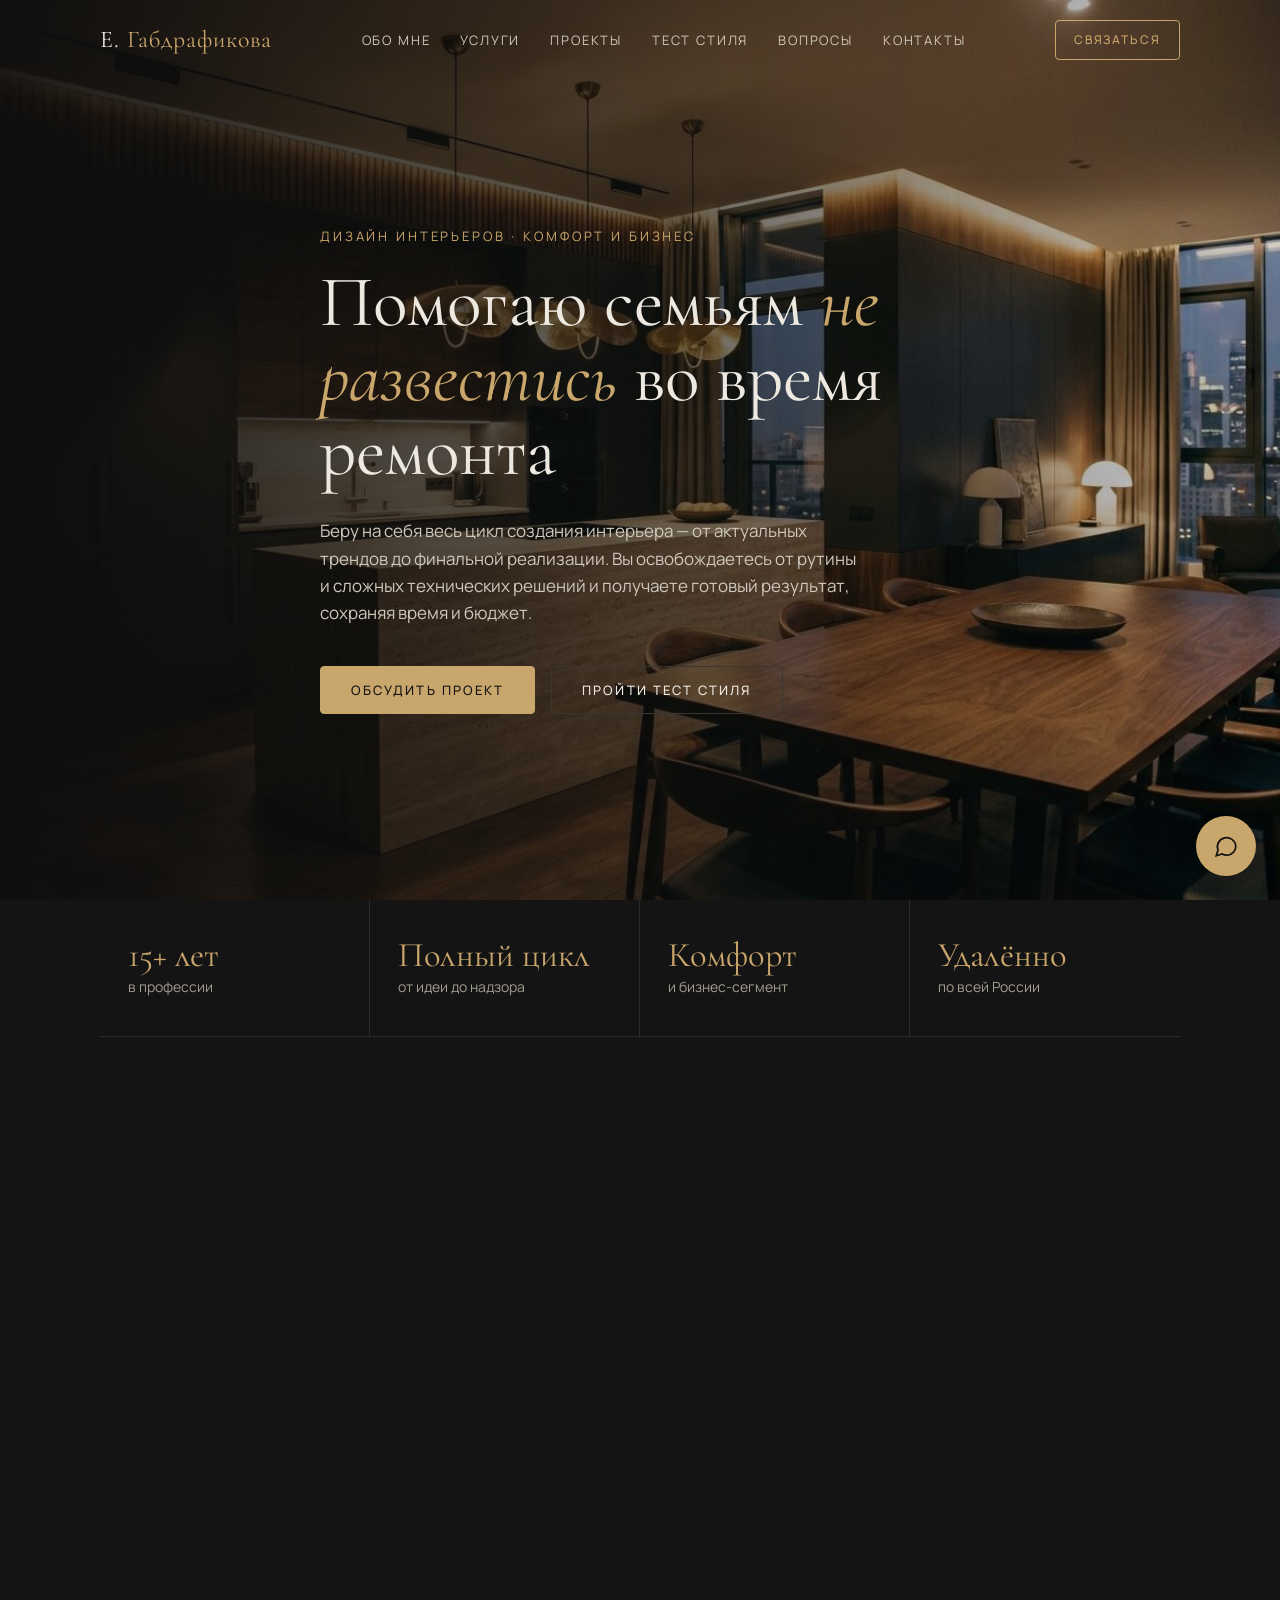
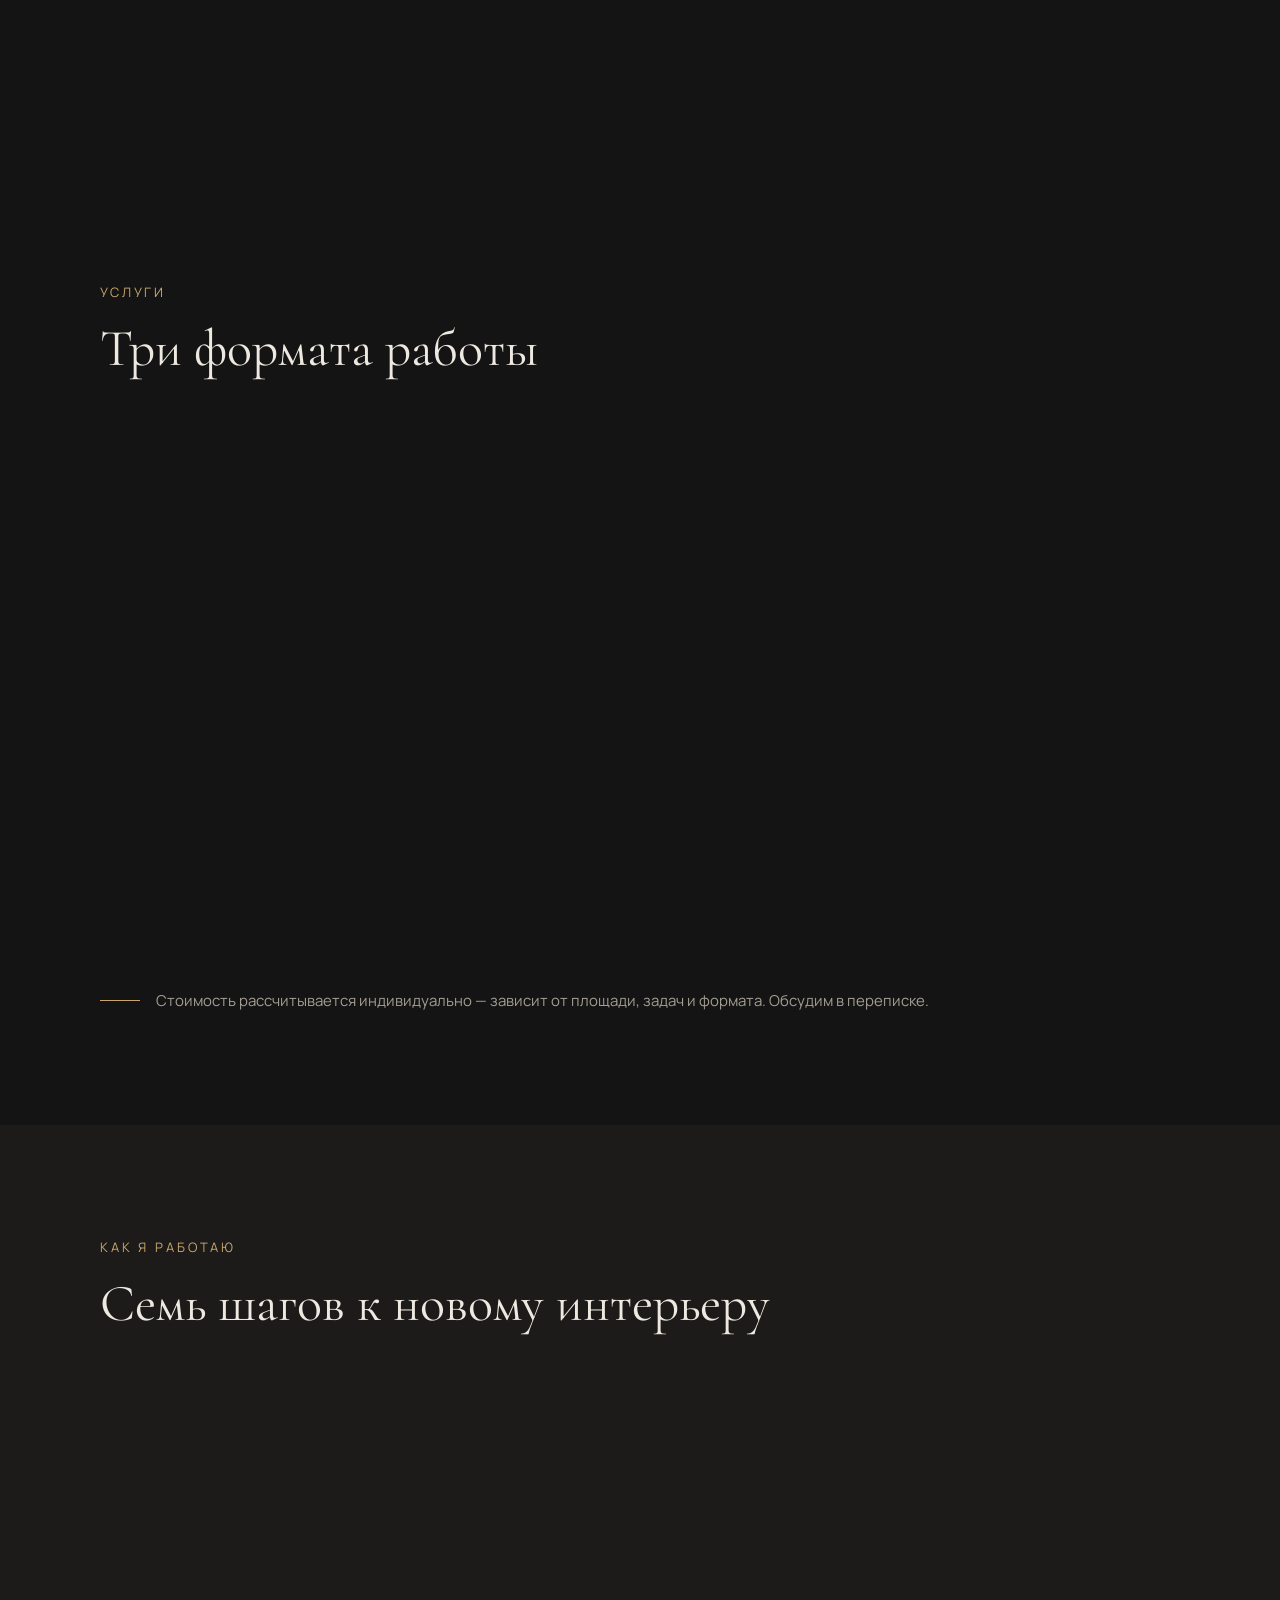
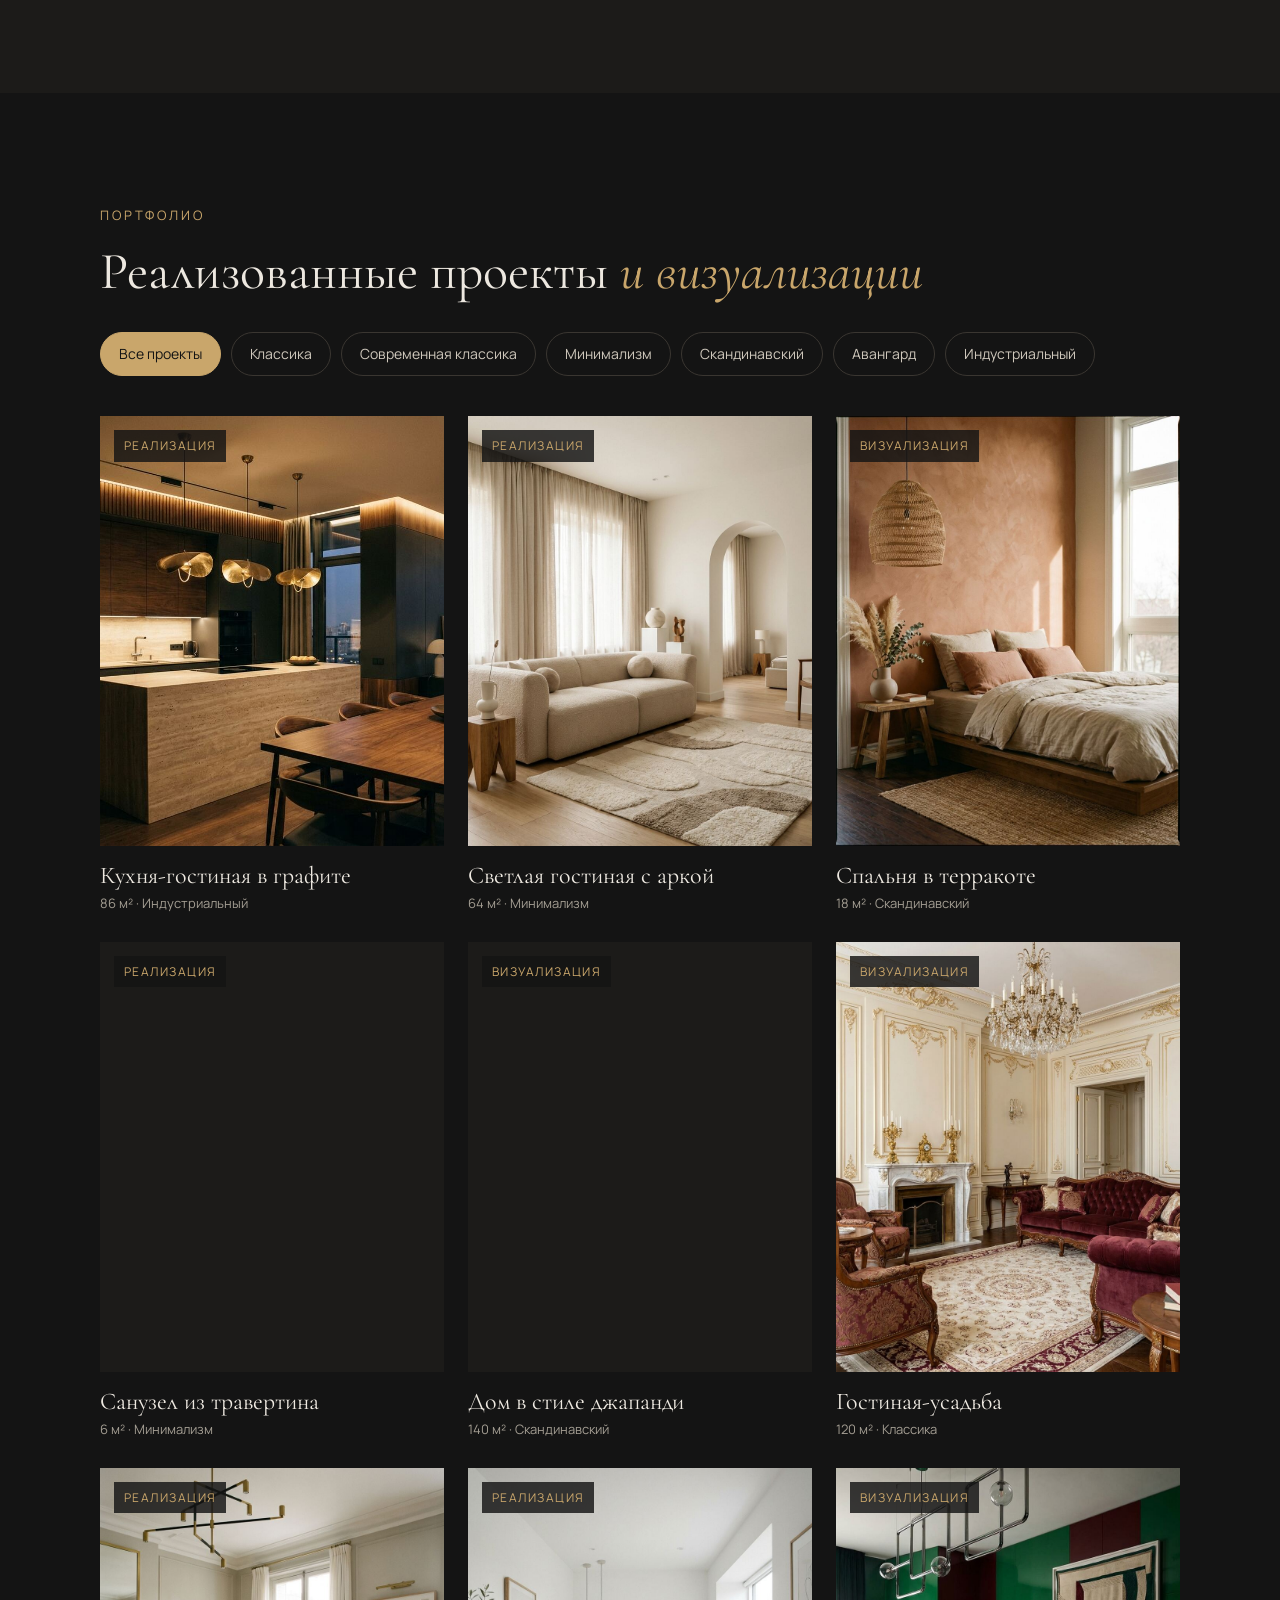
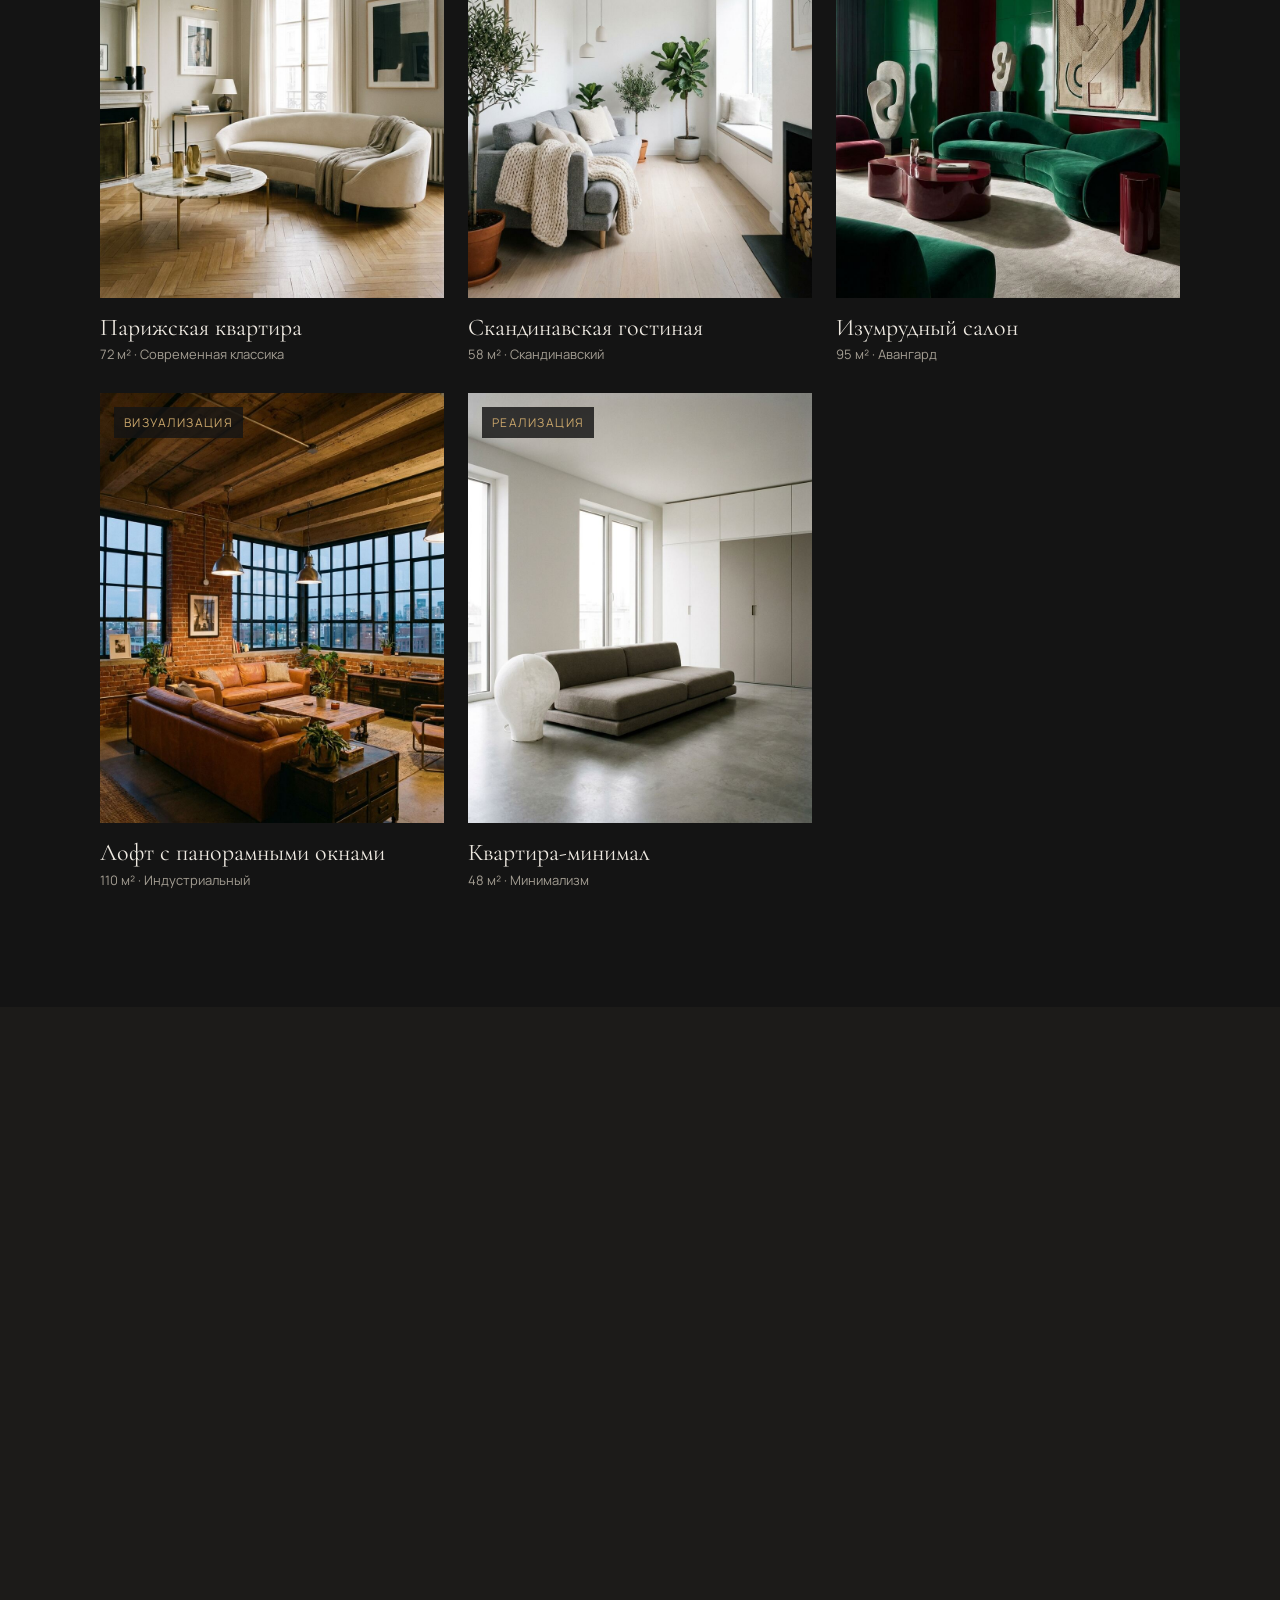
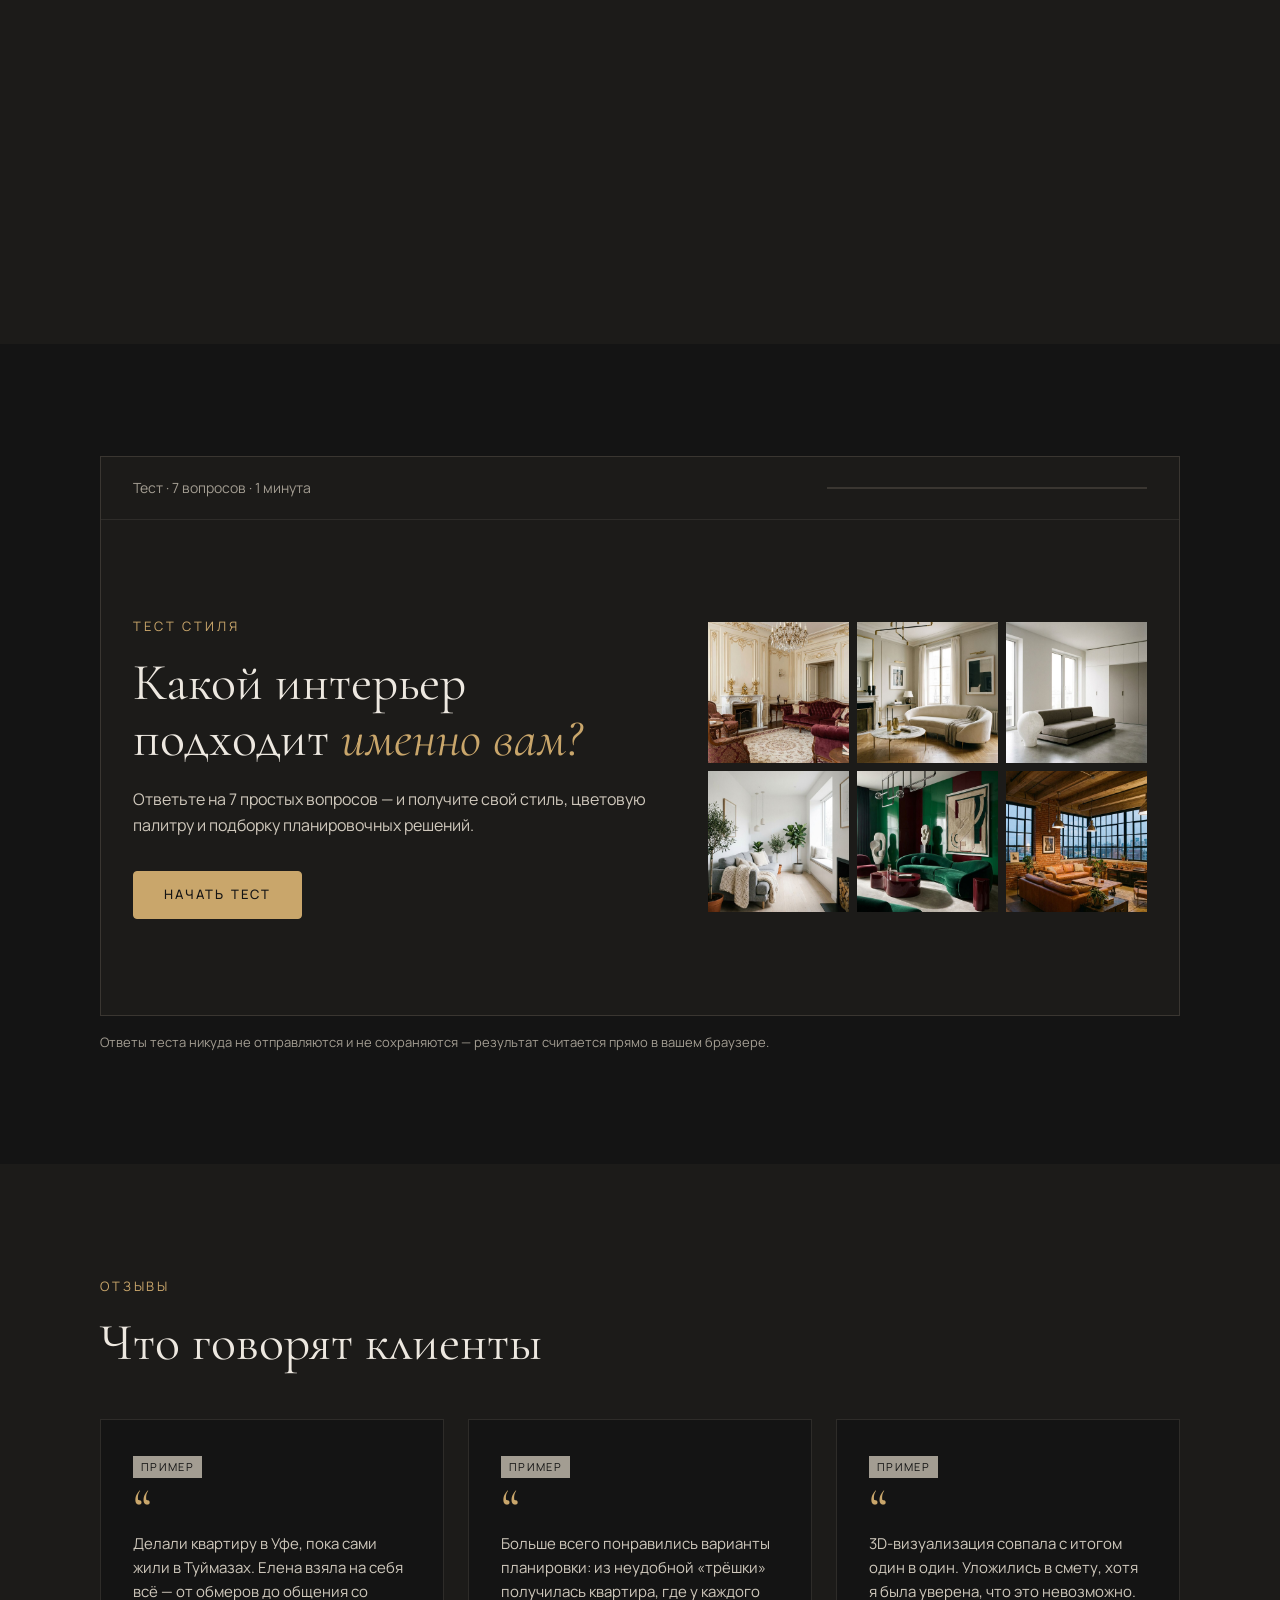
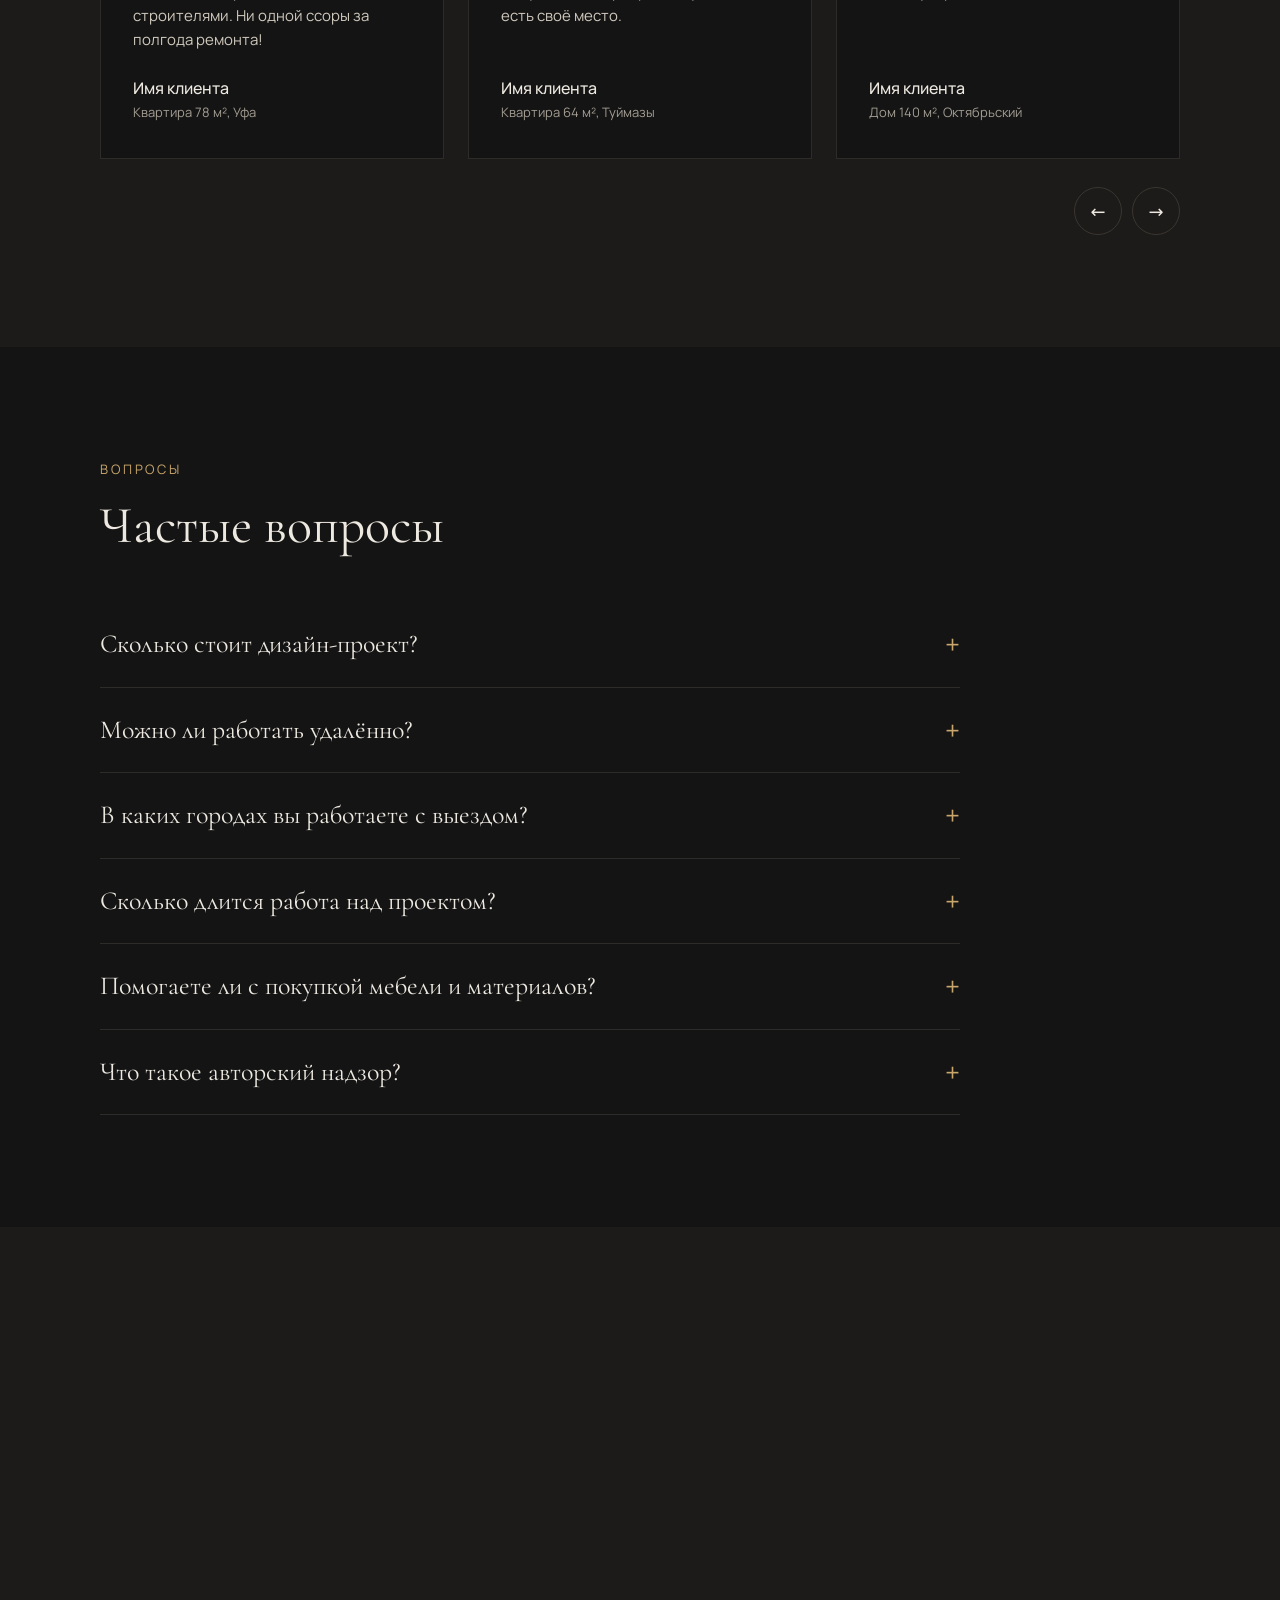
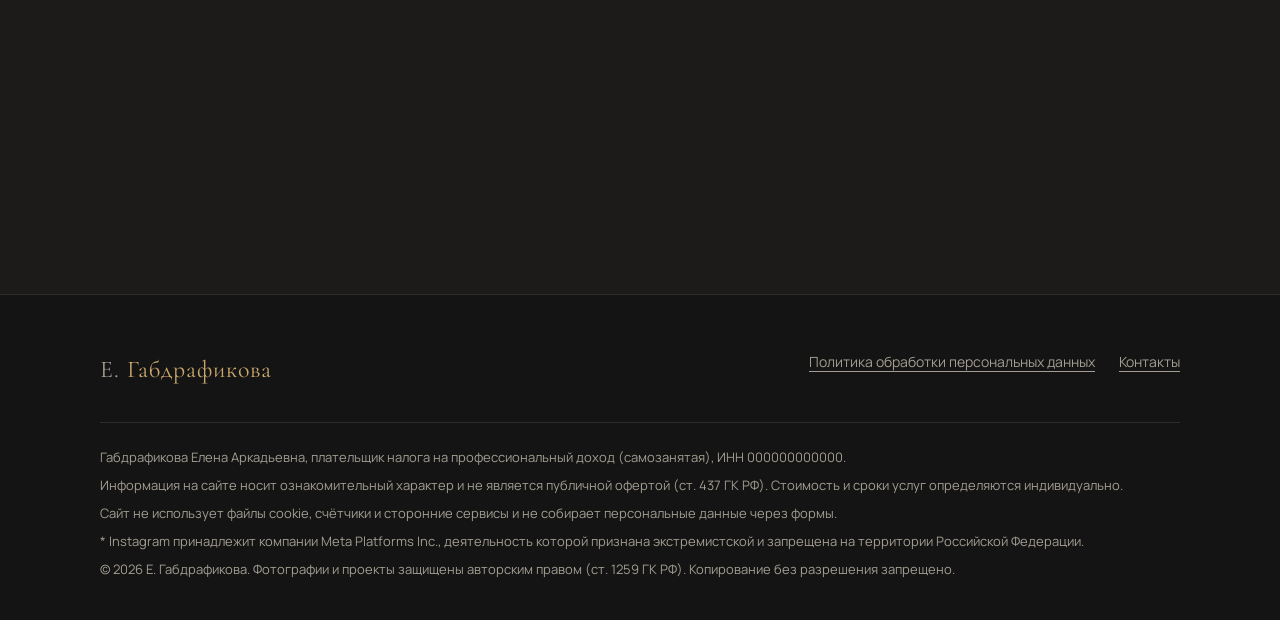
<file: index.html>
<!doctype html>
<html lang="ru">
<head>
<meta charset="utf-8">
<meta name="viewport" content="width=device-width, initial-scale=1">
<!-- Безопасность: разрешены только собственные файлы сайта, никаких внешних скриптов, фреймов и форм -->
<meta http-equiv="Content-Security-Policy" content="default-src 'none'; script-src 'self'; style-src 'self'; img-src 'self' data:; font-src 'self'; manifest-src 'self'; connect-src 'none'; frame-src 'none'; object-src 'none'; base-uri 'none'; form-action 'none'; upgrade-insecure-requests">
<meta name="referrer" content="strict-origin-when-cross-origin">
<title>Елена Габдрафикова — дизайн интерьеров в Туймазах, Уфе и Октябрьском</title>
<meta name="description" content="Дизайнер интерьера с опытом более 15 лет. Экспресс-проект, дизайн-проект с 3D, чертежи и авторский надзор. Туймазы, Уфа, Октябрьский и удалённо по России.">
<meta name="theme-color" content="#141414">
<!-- ЗАМЕНИТЬ example.ru на свой домен после его покупки -->
<link rel="canonical" href="https://example.ru/">
<meta property="og:type" content="website">
<meta property="og:locale" content="ru_RU">
<meta property="og:title" content="Елена Габдрафикова — дизайн интерьеров">
<meta property="og:description" content="Помогаю семьям не развестись во время ремонта. Полный цикл: от идеи до авторского надзора.">
<meta property="og:image" content="https://example.ru/assets/img/hero.jpg">
<link rel="icon" href="assets/img/favicon.svg" type="image/svg+xml">
<link rel="preload" href="assets/fonts/cormorant-garamond-cyrillic-400-normal.woff2" as="font" type="font/woff2" crossorigin>
<link rel="preload" href="assets/fonts/manrope-cyrillic-400-normal.woff2" as="font" type="font/woff2" crossorigin>
<link rel="stylesheet" href="assets/css/fonts.css">
<link rel="stylesheet" href="assets/css/style.css">
<script type="application/ld+json">
{"@context":"https://schema.org","@type":"ProfessionalService","name":"Елена Габдрафикова — дизайн интерьеров","url":"https://example.ru/","image":"https://example.ru/assets/img/hero.jpg","telephone":"+79000000000","address":{"@type":"PostalAddress","addressLocality":"Туймазы","addressRegion":"Республика Башкортостан","addressCountry":"RU"},"areaServed":["Туймазы","Уфа","Октябрьский","Россия"]}
</script>
<script src="assets/js/data.js" defer></script>
<script src="assets/js/main.js" defer></script>
</head>
<body>
<a class="skip" href="#main">Перейти к содержанию</a>

<header class="header" id="top">
  <div class="container header__in">
    <a class="logo" href="#top" aria-label="На главную">Е. <span>Габдрафикова</span></a>
    <nav class="nav" id="nav" aria-label="Основное меню">
      <a href="#about">Обо мне</a>
      <a href="#services">Услуги</a>
      <a href="#portfolio">Проекты</a>
      <a href="#quiz">Тест стиля</a>
      <a href="#faq">Вопросы</a>
      <a href="#contacts">Контакты</a>
    </nav>
    <a class="btn btn--sm header__cta" href="#contacts">Связаться</a>
    <button class="burger" type="button" aria-controls="nav" aria-expanded="false" aria-label="Открыть меню"><span></span><span></span><span></span></button>
  </div>
</header>

<main id="main">
  <!-- 1. Первый экран -->
  <section class="hero">
    <div class="container">
      <div class="hero__box">
        <span class="kicker">Дизайн интерьеров · комфорт и бизнес</span>
        <h1>Помогаю семьям <em>не развестись</em> во время ремонта</h1>
        <p>Беру на себя весь цикл создания интерьера — от актуальных трендов до финальной реализации. Вы освобождаетесь от рутины и сложных технических решений и получаете готовый результат, сохраняя время и бюджет.</p>
        <div class="hero__actions">
          <a class="btn btn--fill" href="#contacts">Обсудить проект</a>
          <a class="btn btn--ghost" href="#quiz">Пройти тест стиля</a>
        </div>
      </div>
    </div>
  </section>

  <div class="container">
    <ul class="stats">
      <li><b>15+ лет</b><span>в профессии</span></li>
      <li><b>Полный цикл</b><span>от идеи до надзора</span></li>
      <li><b>Комфорт</b><span>и бизнес-сегмент</span></li>
      <li><b>Удалённо</b><span>по всей России</span></li>
    </ul>
  </div>

  <!-- 2. Обо мне -->
  <section class="section" id="about">
    <div class="container about">
      <div class="about__photo reveal">
        <!-- ЗАМЕНИТЬ: реальное фото Елены (assets/img/elena.jpg) -->
        <img src="assets/img/elena.jpg" width="747" height="1000" alt="Дизайнер интерьера Елена Габдрафикова" loading="lazy">
      </div>
      <div class="reveal">
        <span class="kicker">Обо мне</span>
        <h2 class="h2">Спокойствие — <em>часть проекта</em></h2>
        <p>Меня зовут Елена Аркадьевна Габдрафикова. Я дизайнер интерьера с профильным образованием и опытом более 15 лет.</p>
        <p>Моя задача — чтобы ремонт прошёл спокойно: без ссор, лишних трат и бессонных ночей. Вы утверждаете решения, а всю техническую часть — чертежи, подбор материалов, общение с поставщиками и контроль на объекте — я беру на себя.</p>
        <p class="quote">«Вы освобождаетесь от рутины и получаете только готовый, проработанный результат»</p>
        <p class="muted">Работаю с выездом на объект и удалённо:</p>
        <ul class="geo">
          <li>Туймазы</li><li>Уфа</li><li>Октябрьский</li><li>Белебей</li><li>Бавлы</li><li>Удалённо по России</li>
        </ul>
      </div>
    </div>
  </section>

  <!-- 3. Услуги -->
  <section class="section section--tight" id="services">
    <div class="container">
      <span class="kicker">Услуги</span>
      <h2 class="h2">Три формата работы</h2>
      <div class="services reveal">
        <article class="service">
          <span class="service__num">01</span>
          <h3>Экспресс-проект</h3>
          <p class="service__sub">Быстро и без лишних затрат</p>
          <ul>
            <li>Обмерный план</li>
            <li>План расстановки мебели</li>
            <li>Подборка идей и референсов</li>
            <li>Без 3D-визуализации</li>
          </ul>
          <a class="btn" href="#contacts">Узнать стоимость</a>
        </article>
        <article class="service service--accent">
          <span class="service__num">02</span>
          <h3>Дизайн-проект</h3>
          <p class="service__sub">Видите интерьер до начала ремонта</p>
          <ul>
            <li>Обмерный план и планировки</li>
            <li>3D-визуализация помещений</li>
            <li>Подбор отделочных материалов</li>
            <li>Ведомость мебели и света</li>
          </ul>
          <a class="btn btn--fill" href="#contacts">Узнать стоимость</a>
        </article>
        <article class="service">
          <span class="service__num">03</span>
          <h3>Полный проект и надзор</h3>
          <p class="service__sub">Под ключ — от идеи до новоселья</p>
          <ul>
            <li>Всё из дизайн-проекта</li>
            <li>Полный пакет рабочих чертежей</li>
            <li>Совместные выезды на подбор</li>
            <li>Авторский надзор на объекте</li>
          </ul>
          <a class="btn" href="#contacts">Узнать стоимость</a>
        </article>
      </div>
      <p class="price-note">Стоимость рассчитывается индивидуально — зависит от площади, задач и формата. Обсудим в переписке.</p>
    </div>
  </section>

  <!-- 4. Этапы -->
  <section class="section section--alt" id="steps">
    <div class="container">
      <span class="kicker">Как я работаю</span>
      <h2 class="h2">Семь шагов к&nbsp;новому интерьеру</h2>
      <ol class="steps reveal">
        <li class="step"><span class="step__dot">1</span><h3>Встреча</h3><p>Знакомимся, обсуждаем задачи, образ жизни и бюджет</p></li>
        <li class="step"><span class="step__dot">2</span><h3>Обмер и фотофиксация</h3><p>Точные замеры и фото объекта — основа проекта</p></li>
        <li class="step"><span class="step__dot">3</span><h3>Планировочные решения</h3><p>Несколько вариантов планировки на выбор</p></li>
        <li class="step"><span class="step__dot">4</span><h3>Подборка идей</h3><p>Стиль, палитра, материалы и настроение</p></li>
        <li class="step"><span class="step__dot">5</span><h3>3D-визуализация</h3><p>Видите будущий интерьер до начала ремонта</p></li>
        <li class="step"><span class="step__dot">6</span><h3>Чертежи</h3><p>Рабочая документация для строителей</p></li>
        <li class="step"><span class="step__dot">7</span><h3>Надзор</h3><p>Контроль на объекте до финального результата</p></li>
      </ol>
    </div>
  </section>

  <!-- 5. Портфолио (карточки строятся из assets/js/data.js) -->
  <section class="section" id="portfolio">
    <div class="container">
      <span class="kicker">Портфолио</span>
      <h2 class="h2">Реализованные проекты <em>и визуализации</em></h2>
      <div class="filters" id="filters" role="group" aria-label="Фильтр по стилю"></div>
      <div class="grid" id="grid" aria-live="polite"></div>
      <noscript><p class="empty">Для просмотра портфолио включите JavaScript.</p></noscript>
    </div>
  </section>

  <dialog class="modal" id="modal" aria-labelledby="modal-title">
    <button class="modal__close" type="button" data-close aria-label="Закрыть">×</button>
    <div class="modal__in">
      <div class="modal__gallery">
        <div class="modal__main"><img id="modal-img" src="assets/img/hero.jpg" alt=""></div>
        <button class="modal__nav modal__nav--prev" type="button" data-step="-1" aria-label="Предыдущее фото">‹</button>
        <button class="modal__nav modal__nav--next" type="button" data-step="1" aria-label="Следующее фото">›</button>
        <div class="modal__thumbs" id="modal-thumbs"></div>
      </div>
      <div class="modal__info">
        <span class="kicker" id="modal-kind"></span>
        <h3 id="modal-title"></h3>
        <dl class="facts">
          <div><dt>Площадь</dt><dd id="modal-area"></dd></div>
          <div><dt>Срок</dt><dd id="modal-term"></dd></div>
          <div><dt>Стиль</dt><dd id="modal-style"></dd></div>
          <div><dt>Город</dt><dd id="modal-city"></dd></div>
        </dl>
        <h4>Задача</h4><p id="modal-task"></p>
        <h4>Решение</h4><p id="modal-solution"></p>
        <div class="spacer" aria-hidden="true"></div>
        <a class="btn btn--fill" href="#contacts" data-close>Хочу так же</a>
      </div>
    </div>
  </dialog>

  <!-- 6. До / после -->
  <section class="section section--alt" id="compare">
    <div class="container compare-wrap">
      <div class="reveal">
        <span class="kicker">До и после</span>
        <h2 class="h2">Из бетона — <em>в дом</em></h2>
        <p class="lead">Передвиньте ползунок, чтобы увидеть, как менялось пространство. Та же комната, те же окна и арка — но совсем другая жизнь.</p>
      </div>
      <div class="compare reveal" id="compare-box">
        <!-- ЗАМЕНИТЬ: реальные фото «до» и «после» одного ракурса -->
        <img src="assets/img/before.jpg" width="928" height="1152" alt="Комната до ремонта: бетонные стены" loading="lazy">
        <img class="compare__after" src="assets/img/after.jpg" width="928" height="1152" alt="Та же комната после ремонта по дизайн-проекту" loading="lazy">
        <span class="compare__line" aria-hidden="true"></span>
        <span class="compare__label compare__label--before">До</span>
        <span class="compare__label compare__label--after">После</span>
        <label class="visually-hidden" for="compare-range">Сравнение «до» и «после»</label>
        <input class="compare__range" id="compare-range" type="range" min="0" max="100" value="50">
      </div>
    </div>
  </section>

  <!-- 7. Тест стиля + подборка идей -->
  <section class="section" id="quiz">
    <div class="container">
      <div class="quiz" id="quiz-box">
        <div class="quiz__top">
          <span id="quiz-step">Тест · 7 вопросов · 1 минута</span>
          <div class="progress" aria-hidden="true"><i id="quiz-bar"></i></div>
        </div>
        <div class="quiz__body" id="quiz-body" tabindex="-1">
          <div class="quiz__intro">
            <div>
              <span class="kicker">Тест стиля</span>
              <h2 class="h2">Какой интерьер подходит <em>именно вам?</em></h2>
              <p class="lead">Ответьте на 7 простых вопросов — и получите свой стиль, цветовую палитру и подборку планировочных решений.</p>
              <div class="spacer spacer--lg" aria-hidden="true"></div>
              <button class="btn btn--fill" type="button" id="quiz-start">Начать тест</button>
            </div>
            <div class="quiz__styles" aria-hidden="true">
              <img src="assets/img/styles/classic.jpg" alt="" loading="lazy" width="886" height="1100">
              <img src="assets/img/styles/modern-classic.jpg" alt="" loading="lazy" width="886" height="1100">
              <img src="assets/img/styles/minimal.jpg" alt="" loading="lazy" width="886" height="1100">
              <img src="assets/img/styles/scandi.jpg" alt="" loading="lazy" width="886" height="1100">
              <img src="assets/img/styles/avantgarde.jpg" alt="" loading="lazy" width="886" height="1100">
              <img src="assets/img/styles/industrial.jpg" alt="" loading="lazy" width="886" height="1100">
            </div>
          </div>
        </div>
      </div>
      <p class="note">Ответы теста никуда не отправляются и не сохраняются — результат считается прямо в вашем браузере.</p>
    </div>
  </section>

  <!-- 8. Отзывы -->
  <section class="section section--alt" id="reviews">
    <div class="container">
      <span class="kicker">Отзывы</span>
      <h2 class="h2">Что говорят клиенты</h2>
      <!-- ВНИМАНИЕ: ниже ПРИМЕРЫ. Перед публикацией замените на реальные отзывы клиентов
           (с их согласия) и удалите метки «пример». Вымышленные отзывы — недостоверная реклама. -->
      <div class="slider">
        <div class="slider__track" id="reviews-track" tabindex="0" aria-label="Отзывы клиентов">
          <article class="review"><span class="demo">пример</span><span class="review__q" aria-hidden="true">“</span><p>Делали квартиру в Уфе, пока сами жили в Туймазах. Елена взяла на себя всё — от обмеров до общения со строителями. Ни одной ссоры за полгода ремонта!</p><b>Имя клиента</b><small>Квартира 78 м², Уфа</small></article>
          <article class="review"><span class="demo">пример</span><span class="review__q" aria-hidden="true">“</span><p>Больше всего понравились варианты планировки: из неудобной «трёшки» получилась квартира, где у каждого есть своё место.</p><b>Имя клиента</b><small>Квартира 64 м², Туймазы</small></article>
          <article class="review"><span class="demo">пример</span><span class="review__q" aria-hidden="true">“</span><p>3D-визуализация совпала с итогом один в один. Уложились в смету, хотя я была уверена, что это невозможно.</p><b>Имя клиента</b><small>Дом 140 м², Октябрьский</small></article>
          <article class="review"><span class="demo">пример</span><span class="review__q" aria-hidden="true">“</span><p>Работали полностью удалённо — созвоны, чертежи, подборки. Очень структурно и спокойно.</p><b>Имя клиента</b><small>Квартира 52 м², удалённо</small></article>
        </div>
        <div class="slider__ctrl">
          <button type="button" data-slide="-1" aria-label="Предыдущий отзыв">←</button>
          <button type="button" data-slide="1" aria-label="Следующий отзыв">→</button>
        </div>
      </div>
    </div>
  </section>

  <!-- 9. Вопросы -->
  <section class="section" id="faq">
    <div class="container">
      <span class="kicker">Вопросы</span>
      <h2 class="h2">Частые вопросы</h2>
      <div class="faq">
        <details><summary>Сколько стоит дизайн-проект?</summary><p>Стоимость рассчитывается индивидуально: зависит от площади, количества помещений и выбранного формата. Напишите мне — я задам несколько вопросов и назову точную цену.</p></details>
        <details><summary>Можно ли работать удалённо?</summary><p>Да. Обмеры можно сделать по моей инструкции, а встречи, согласования и передача чертежей проходят онлайн.</p></details>
        <details><summary>В каких городах вы работаете с выездом?</summary><p>Туймазы, Уфа, Октябрьский и ближайшие города Башкортостана и Татарстана. Остальные регионы — удалённо.</p></details>
        <details><summary>Сколько длится работа над проектом?</summary><p>Экспресс-проект — от 1–2 недель, полный дизайн-проект — от 1,5–3 месяцев в зависимости от площади и сложности.</p></details>
        <details><summary>Помогаете ли с покупкой мебели и материалов?</summary><p>Да. Я работаю с проверенными поставщиками и салонами, выезжаю с вами на подбор и слежу, чтобы всё совпадало с проектом.</p></details>
        <details><summary>Что такое авторский надзор?</summary><p>Это регулярные выезды на объект: я проверяю, что строители работают по чертежам, решаю вопросы на месте и не даю проекту «уплыть» от задуманного.</p></details>
      </div>
    </div>
  </section>

  <!-- 10. Контакты -->
  <section class="section section--alt" id="contacts">
    <div class="container contacts">
      <div class="reveal">
        <span class="kicker">Контакты</span>
        <h2 class="h2">Обсудим <em>ваш интерьер</em></h2>
        <p class="lead">Напишите в удобный мессенджер или позвоните. Расскажите о квартире или доме — я отвечу и подскажу, какой формат подойдёт.</p>
        <p class="note">Туймазы · Уфа · Октябрьский · удалённо по России</p>
      </div>
      <ul class="contact-list reveal">
        <!-- ЗАМЕНИТЬ: номер телефона в трёх местах ниже и в плавающей кнопке -->
        <li><div class="row"><a href="tel:+79000000000"><span><span class="lbl">Телефон</span><span class="val">+7 (900) 000-00-00</span></span></a><button class="copy" type="button" data-copy="+79000000000">Скопировать</button></div></li>
        <li><a href="https://wa.me/79000000000" target="_blank" rel="noopener noreferrer"><span><span class="lbl">WhatsApp</span><span class="val">Написать в WhatsApp</span></span><span class="arr" aria-hidden="true">↗</span></a></li>
        <!-- ЗАМЕНИТЬ: ссылка на профиль в MAX (в приложении: Профиль → Поделиться) -->
        <li><a href="https://max.ru/" target="_blank" rel="noopener noreferrer"><span><span class="lbl">Мессенджер MAX</span><span class="val">Написать в MAX</span></span><span class="arr" aria-hidden="true">↗</span></a></li>
        <li><a href="https://www.instagram.com/_elena.designer/" target="_blank" rel="noopener noreferrer"><span><span class="lbl">Instagram*</span><span class="val">@_elena.designer</span></span><span class="arr" aria-hidden="true">↗</span></a></li>
      </ul>
    </div>
  </section>
</main>

<footer class="footer">
  <div class="container">
    <div class="footer__top">
      <a class="logo" href="#top">Е. <span>Габдрафикова</span></a>
      <nav class="footer__links" aria-label="Документы">
        <a href="privacy.html">Политика обработки персональных данных</a>
        <a href="#contacts">Контакты</a>
      </nav>
    </div>
    <div class="footer__legal">
      <!-- ЗАМЕНИТЬ: ИНН -->
      <p>Габдрафикова Елена Аркадьевна, плательщик налога на профессиональный доход (самозанятая), ИНН 000000000000.</p>
      <p>Информация на сайте носит ознакомительный характер и не является публичной офертой (ст. 437 ГК РФ). Стоимость и сроки услуг определяются индивидуально.</p>
      <p>Сайт не использует файлы cookie, счётчики и сторонние сервисы и не собирает персональные данные через формы.</p>
      <p>* Instagram принадлежит компании Meta Platforms Inc., деятельность которой признана экстремистской и запрещена на территории Российской Федерации.</p>
      <p>© <span id="year">2026</span> Е. Габдрафикова. Фотографии и проекты защищены авторским правом (ст. 1259 ГК РФ). Копирование без разрешения запрещено.</p>
    </div>
  </div>
</footer>

<div class="fab">
  <div class="fab__menu" id="fab-menu" hidden>
    <a href="https://wa.me/79000000000" target="_blank" rel="noopener noreferrer">WhatsApp</a>
    <a href="https://max.ru/" target="_blank" rel="noopener noreferrer">MAX</a>
    <a href="tel:+79000000000">Позвонить</a>
  </div>
  <button class="fab__btn" type="button" aria-controls="fab-menu" aria-expanded="false" aria-label="Связаться">
    <svg viewBox="0 0 24 24" fill="none" stroke="currentColor" stroke-width="1.6" aria-hidden="true"><path d="M21 12a8.5 8.5 0 0 1-12.6 7.4L3 21l1.6-5.2A8.5 8.5 0 1 1 21 12Z"/></svg>
  </button>
</div>
</body>
</html>
</file>
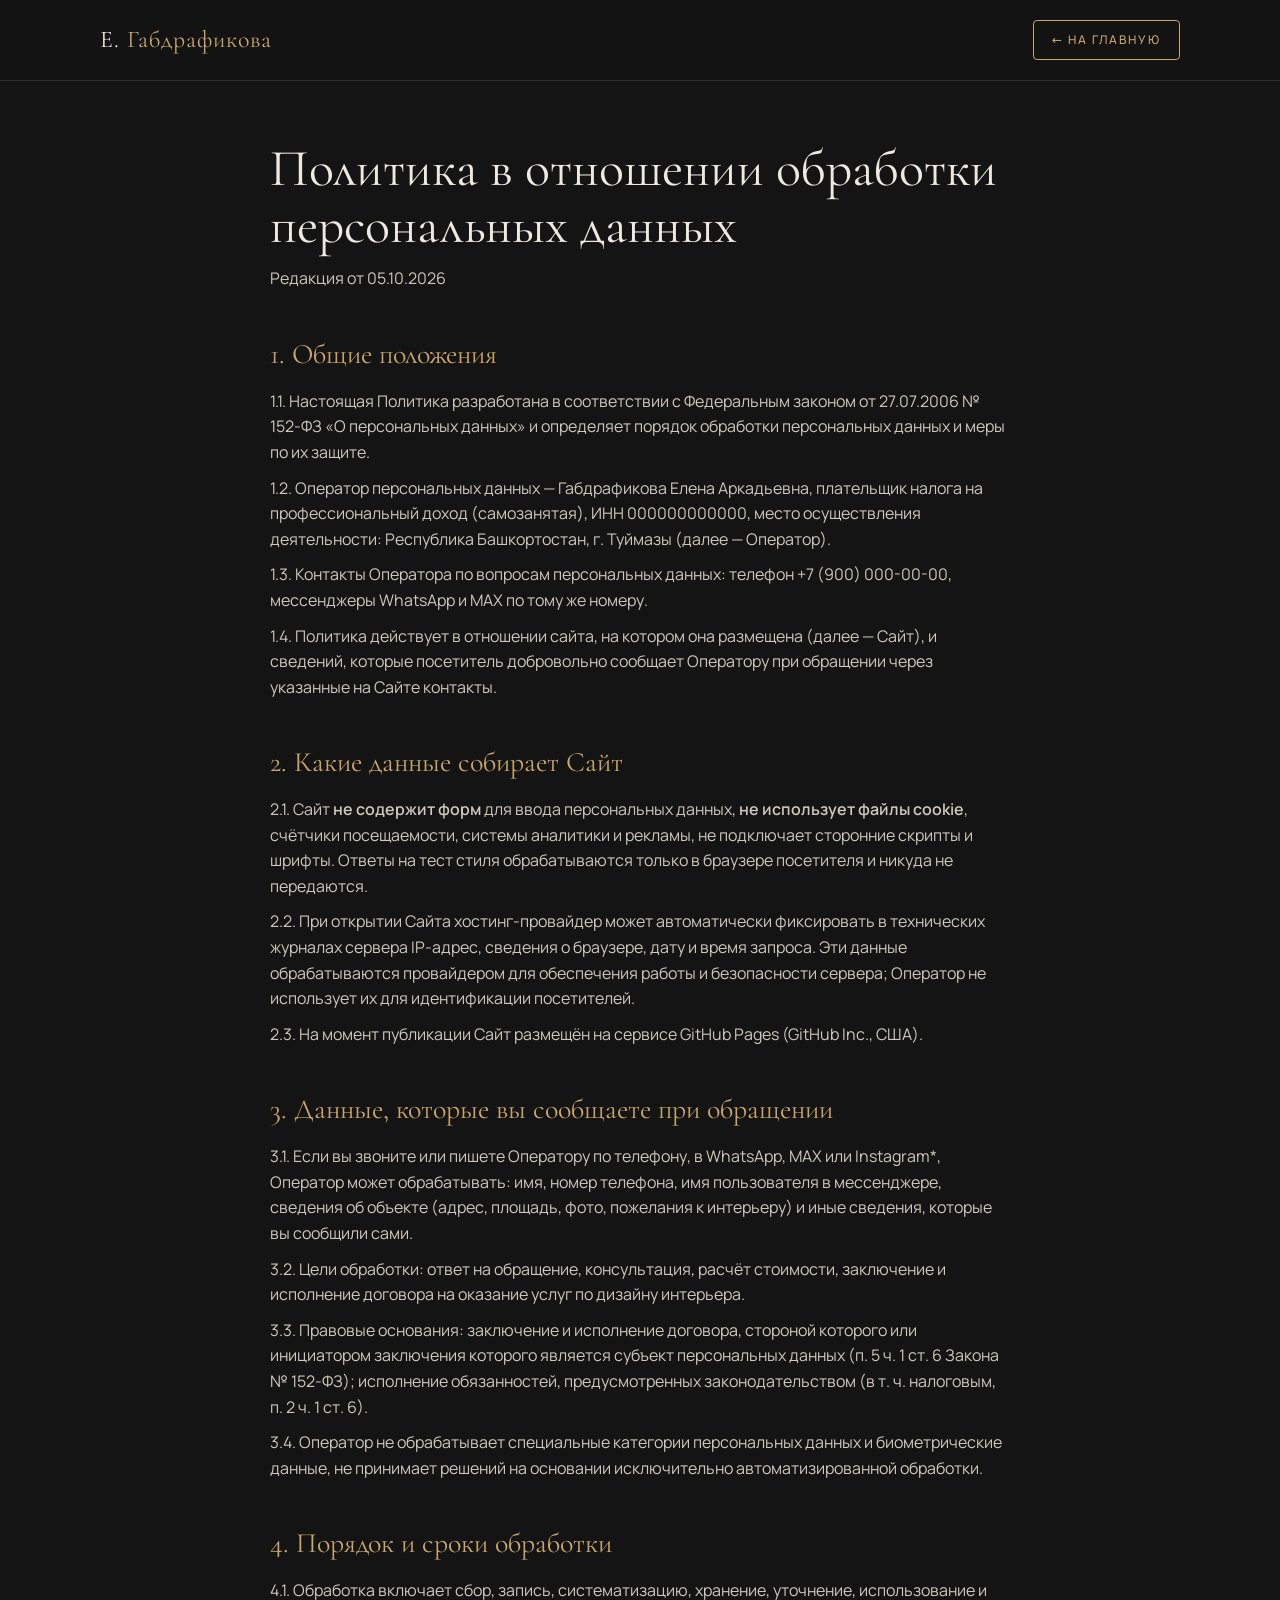
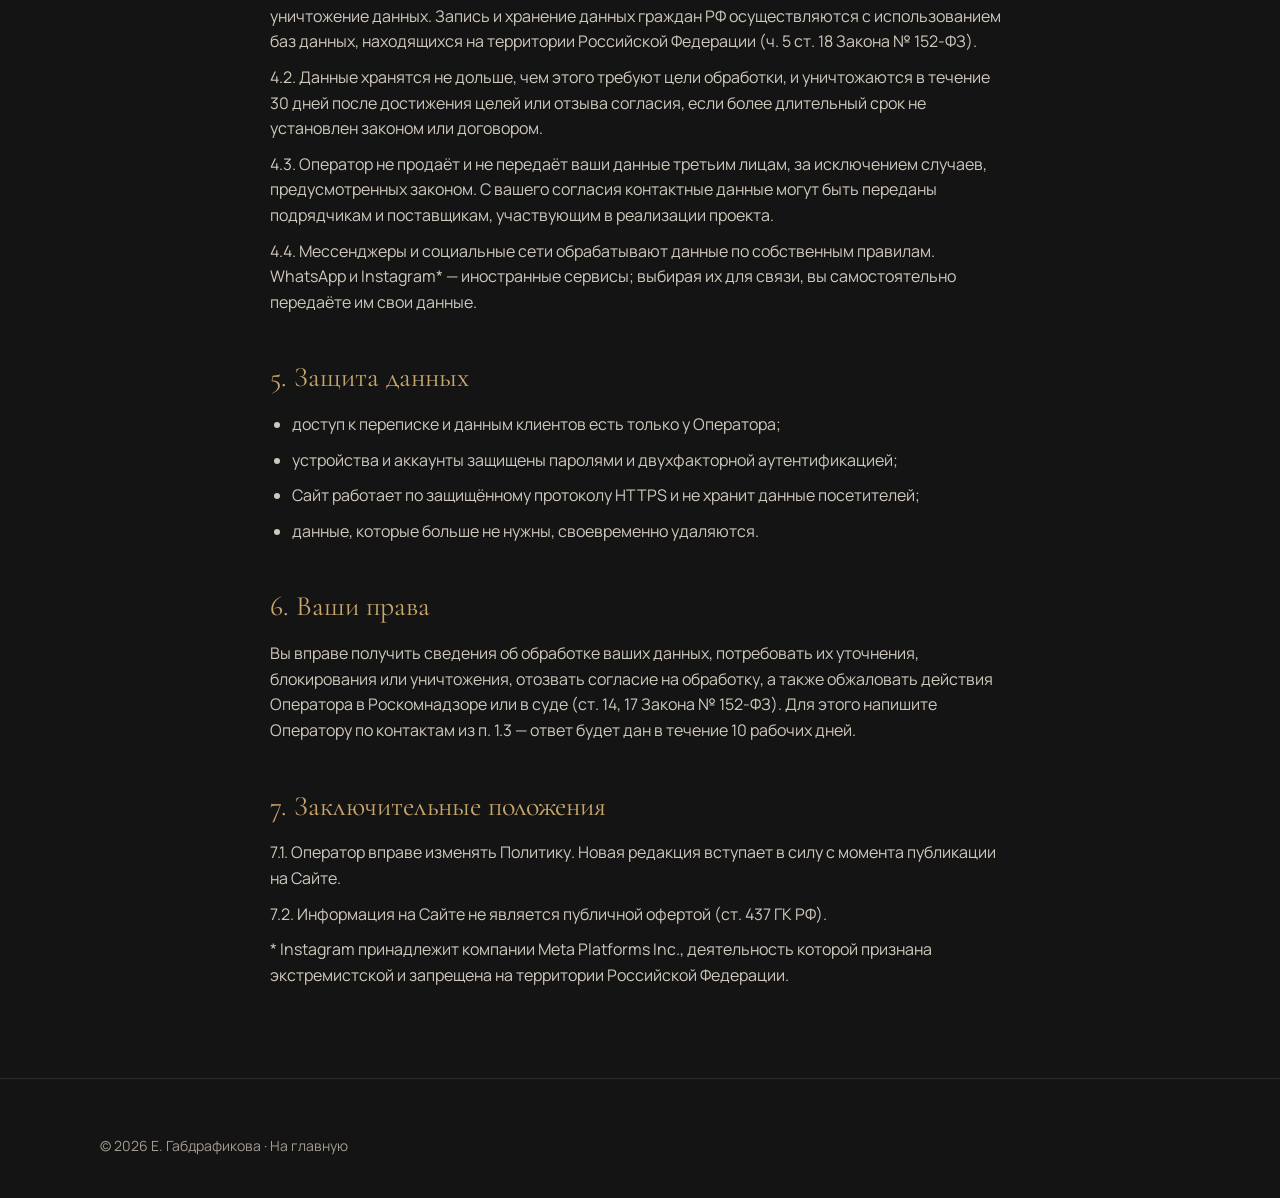
<file: privacy.html>
<!doctype html>
<html lang="ru">
<head>
<meta charset="utf-8">
<meta name="viewport" content="width=device-width, initial-scale=1">
<meta http-equiv="Content-Security-Policy" content="default-src 'none'; script-src 'self'; style-src 'self'; img-src 'self' data:; font-src 'self'; base-uri 'none'; form-action 'none'; upgrade-insecure-requests">
<meta name="referrer" content="strict-origin-when-cross-origin">
<title>Политика обработки персональных данных — Е. Габдрафикова</title>
<meta name="robots" content="noindex, follow">
<link rel="icon" href="assets/img/favicon.svg" type="image/svg+xml">
<link rel="stylesheet" href="assets/css/fonts.css">
<link rel="stylesheet" href="assets/css/style.css">
</head>
<body>
<header class="header is-scrolled">
  <div class="container header__in">
    <a class="logo" href="index.html">Е. <span>Габдрафикова</span></a>
    <a class="btn btn--sm" href="index.html">← На главную</a>
  </div>
</header>
<main class="doc">
<div class="container">
<!-- ЗАМЕНИТЬ: ИНН, телефон, город и дату редакции. Перед публикацией рекомендуется показать текст юристу. -->
<h1>Политика в отношении обработки персональных данных</h1>
<p class="muted">Редакция от 05.10.2026</p>

<h2>1. Общие положения</h2>
<p>1.1. Настоящая Политика разработана в соответствии с Федеральным законом от 27.07.2006 № 152-ФЗ «О персональных данных» и определяет порядок обработки персональных данных и меры по их защите.</p>
<p>1.2. Оператор персональных данных — Габдрафикова Елена Аркадьевна, плательщик налога на профессиональный доход (самозанятая), ИНН 000000000000, место осуществления деятельности: Республика Башкортостан, г. Туймазы (далее — Оператор).</p>
<p>1.3. Контакты Оператора по вопросам персональных данных: телефон +7 (900) 000-00-00, мессенджеры WhatsApp и MAX по тому же номеру.</p>
<p>1.4. Политика действует в отношении сайта, на котором она размещена (далее — Сайт), и сведений, которые посетитель добровольно сообщает Оператору при обращении через указанные на Сайте контакты.</p>

<h2>2. Какие данные собирает Сайт</h2>
<p>2.1. Сайт <b>не содержит форм</b> для ввода персональных данных, <b>не использует файлы cookie</b>, счётчики посещаемости, системы аналитики и рекламы, не подключает сторонние скрипты и шрифты. Ответы на тест стиля обрабатываются только в браузере посетителя и никуда не передаются.</p>
<p>2.2. При открытии Сайта хостинг-провайдер может автоматически фиксировать в технических журналах сервера IP-адрес, сведения о браузере, дату и время запроса. Эти данные обрабатываются провайдером для обеспечения работы и безопасности сервера; Оператор не использует их для идентификации посетителей.</p>
<!-- Если сайт размещён на GitHub Pages: провайдер — GitHub Inc. (США). При переносе на российский хостинг — замените название. -->
<p>2.3. На момент публикации Сайт размещён на сервисе GitHub Pages (GitHub Inc., США).</p>

<h2>3. Данные, которые вы сообщаете при обращении</h2>
<p>3.1. Если вы звоните или пишете Оператору по телефону, в WhatsApp, MAX или Instagram*, Оператор может обрабатывать: имя, номер телефона, имя пользователя в мессенджере, сведения об объекте (адрес, площадь, фото, пожелания к интерьеру) и иные сведения, которые вы сообщили сами.</p>
<p>3.2. Цели обработки: ответ на обращение, консультация, расчёт стоимости, заключение и исполнение договора на оказание услуг по дизайну интерьера.</p>
<p>3.3. Правовые основания: заключение и исполнение договора, стороной которого или инициатором заключения которого является субъект персональных данных (п. 5 ч. 1 ст. 6 Закона № 152-ФЗ); исполнение обязанностей, предусмотренных законодательством (в т. ч. налоговым, п. 2 ч. 1 ст. 6).</p>
<p>3.4. Оператор не обрабатывает специальные категории персональных данных и биометрические данные, не принимает решений на основании исключительно автоматизированной обработки.</p>

<h2>4. Порядок и сроки обработки</h2>
<p>4.1. Обработка включает сбор, запись, систематизацию, хранение, уточнение, использование и уничтожение данных. Запись и хранение данных граждан РФ осуществляются с использованием баз данных, находящихся на территории Российской Федерации (ч. 5 ст. 18 Закона № 152-ФЗ).</p>
<p>4.2. Данные хранятся не дольше, чем этого требуют цели обработки, и уничтожаются в течение 30 дней после достижения целей или отзыва согласия, если более длительный срок не установлен законом или договором.</p>
<p>4.3. Оператор не продаёт и не передаёт ваши данные третьим лицам, за исключением случаев, предусмотренных законом. С вашего согласия контактные данные могут быть переданы подрядчикам и поставщикам, участвующим в реализации проекта.</p>
<p>4.4. Мессенджеры и социальные сети обрабатывают данные по собственным правилам. WhatsApp и Instagram* — иностранные сервисы; выбирая их для связи, вы самостоятельно передаёте им свои данные.</p>

<h2>5. Защита данных</h2>
<ul>
<li>доступ к переписке и данным клиентов есть только у Оператора;</li>
<li>устройства и аккаунты защищены паролями и двухфакторной аутентификацией;</li>
<li>Сайт работает по защищённому протоколу HTTPS и не хранит данные посетителей;</li>
<li>данные, которые больше не нужны, своевременно удаляются.</li>
</ul>

<h2>6. Ваши права</h2>
<p>Вы вправе получить сведения об обработке ваших данных, потребовать их уточнения, блокирования или уничтожения, отозвать согласие на обработку, а также обжаловать действия Оператора в Роскомнадзоре или в суде (ст. 14, 17 Закона № 152-ФЗ). Для этого напишите Оператору по контактам из п. 1.3 — ответ будет дан в течение 10 рабочих дней.</p>

<h2>7. Заключительные положения</h2>
<p>7.1. Оператор вправе изменять Политику. Новая редакция вступает в силу с момента публикации на Сайте.</p>
<p>7.2. Информация на Сайте не является публичной офертой (ст. 437 ГК РФ).</p>
<p class="muted">* Instagram принадлежит компании Meta Platforms Inc., деятельность которой признана экстремистской и запрещена на территории Российской Федерации.</p>
</div>
</main>
<footer class="footer"><div class="container"><p>© 2026 Е. Габдрафикова · <a href="index.html">На главную</a></p></div></footer>
</body>
</html>
</file>
<file: assets/css/fonts.css>
/* Шрифты размещены локально: без запросов к Google Fonts (нет передачи IP посетителей за рубеж). Лицензия SIL OFL 1.1 */
@font-face{font-family:"Manrope";font-style:normal;font-weight:400;font-display:swap;src:url(../fonts/manrope-cyrillic-400-normal.woff2) format("woff2");unicode-range:U+0301,U+0400-045F,U+0490-0491,U+04B0-04B1,U+2116}
@font-face{font-family:"Manrope";font-style:normal;font-weight:400;font-display:swap;src:url(../fonts/manrope-latin-400-normal.woff2) format("woff2");unicode-range:U+0000-00FF,U+0131,U+0152-0153,U+02BB-02BC,U+02C6,U+02DA,U+02DC,U+2000-206F,U+20AC,U+2122,U+2191,U+2193,U+2212,U+2215,U+FEFF,U+FFFD}
@font-face{font-family:"Manrope";font-style:normal;font-weight:500;font-display:swap;src:url(../fonts/manrope-cyrillic-500-normal.woff2) format("woff2");unicode-range:U+0301,U+0400-045F,U+0490-0491,U+04B0-04B1,U+2116}
@font-face{font-family:"Manrope";font-style:normal;font-weight:500;font-display:swap;src:url(../fonts/manrope-latin-500-normal.woff2) format("woff2");unicode-range:U+0000-00FF,U+0131,U+0152-0153,U+02BB-02BC,U+02C6,U+02DA,U+02DC,U+2000-206F,U+20AC,U+2122,U+2191,U+2193,U+2212,U+2215,U+FEFF,U+FFFD}
@font-face{font-family:"Manrope";font-style:normal;font-weight:600;font-display:swap;src:url(../fonts/manrope-cyrillic-600-normal.woff2) format("woff2");unicode-range:U+0301,U+0400-045F,U+0490-0491,U+04B0-04B1,U+2116}
@font-face{font-family:"Manrope";font-style:normal;font-weight:600;font-display:swap;src:url(../fonts/manrope-latin-600-normal.woff2) format("woff2");unicode-range:U+0000-00FF,U+0131,U+0152-0153,U+02BB-02BC,U+02C6,U+02DA,U+02DC,U+2000-206F,U+20AC,U+2122,U+2191,U+2193,U+2212,U+2215,U+FEFF,U+FFFD}
@font-face{font-family:"Cormorant Garamond";font-style:normal;font-weight:400;font-display:swap;src:url(../fonts/cormorant-garamond-cyrillic-400-normal.woff2) format("woff2");unicode-range:U+0301,U+0400-045F,U+0490-0491,U+04B0-04B1,U+2116}
@font-face{font-family:"Cormorant Garamond";font-style:normal;font-weight:400;font-display:swap;src:url(../fonts/cormorant-garamond-latin-400-normal.woff2) format("woff2");unicode-range:U+0000-00FF,U+0131,U+0152-0153,U+02BB-02BC,U+02C6,U+02DA,U+02DC,U+2000-206F,U+20AC,U+2122,U+2191,U+2193,U+2212,U+2215,U+FEFF,U+FFFD}
@font-face{font-family:"Cormorant Garamond";font-style:italic;font-weight:400;font-display:swap;src:url(../fonts/cormorant-garamond-cyrillic-400-italic.woff2) format("woff2");unicode-range:U+0301,U+0400-045F,U+0490-0491,U+04B0-04B1,U+2116}
@font-face{font-family:"Cormorant Garamond";font-style:italic;font-weight:400;font-display:swap;src:url(../fonts/cormorant-garamond-latin-400-italic.woff2) format("woff2");unicode-range:U+0000-00FF,U+0131,U+0152-0153,U+02BB-02BC,U+02C6,U+02DA,U+02DC,U+2000-206F,U+20AC,U+2122,U+2191,U+2193,U+2212,U+2215,U+FEFF,U+FFFD}
@font-face{font-family:"Cormorant Garamond";font-style:normal;font-weight:500;font-display:swap;src:url(../fonts/cormorant-garamond-cyrillic-500-normal.woff2) format("woff2");unicode-range:U+0301,U+0400-045F,U+0490-0491,U+04B0-04B1,U+2116}
@font-face{font-family:"Cormorant Garamond";font-style:normal;font-weight:500;font-display:swap;src:url(../fonts/cormorant-garamond-latin-500-normal.woff2) format("woff2");unicode-range:U+0000-00FF,U+0131,U+0152-0153,U+02BB-02BC,U+02C6,U+02DA,U+02DC,U+2000-206F,U+20AC,U+2122,U+2191,U+2193,U+2212,U+2215,U+FEFF,U+FFFD}
</file>
<file: assets/css/style.css>
/* ==========================================================
   Е. Габдрафикова — дизайн интерьеров. Тема «Графит»
   ========================================================== */
:root{
  --bg:#141414; --surface:#1C1B19; --surface-2:#232220; --line:#2E2C29; --line-2:#3A3631;
  --text:#EDE8E0; --muted:#A39D92; --soft:#CFC8BC;
  --gold:#C9A66B; --gold-2:#D9BC88;
  --serif:"Cormorant Garamond",Georgia,"Times New Roman",serif;
  --sans:"Manrope",system-ui,-apple-system,"Segoe UI",Roboto,Arial,sans-serif;
  --container:1160px; --gutter:40px; --radius:4px;
}
*,*::before,*::after{box-sizing:border-box}
html{scroll-behavior:smooth;-webkit-text-size-adjust:100%}
body{margin:0;background:var(--bg);color:var(--text);font:16px/1.6 var(--sans);-webkit-font-smoothing:antialiased}
img{display:block;max-width:100%;height:auto}
a{color:inherit;text-decoration:none}
button{font:inherit;color:inherit;cursor:pointer}
h1,h2,h3,h4,p,ul,ol,figure{margin:0;padding:0}
ul{list-style:none}
:focus-visible{outline:2px solid var(--gold);outline-offset:3px}
.visually-hidden{position:absolute!important;width:1px;height:1px;overflow:hidden;clip:rect(0 0 0 0);white-space:nowrap}
.skip{position:absolute;left:16px;top:-60px;background:var(--gold);color:var(--bg);padding:10px 16px;z-index:200}
.skip:focus{top:16px}
.container{max-width:var(--container);margin:0 auto;padding:0 var(--gutter)}
.section{padding:112px 0}
.section--tight{padding-top:0}
.section--alt{background:var(--surface)}
.kicker{font-size:13px;letter-spacing:.22em;text-transform:uppercase;color:var(--gold);margin-bottom:18px;display:block}
.h2{font-family:var(--serif);font-weight:400;font-size:clamp(34px,4.4vw,52px);line-height:1.08;margin-bottom:48px}
.h2 em{font-style:italic;color:var(--gold)}
.lead{color:var(--soft);max-width:560px}
.muted{color:var(--muted)}
.gold{color:var(--gold)}

/* Кнопки */
.btn{display:inline-flex;align-items:center;justify-content:center;gap:10px;min-height:48px;padding:12px 30px;border:1px solid var(--gold);background:transparent;color:var(--gold);font-size:13px;font-weight:500;letter-spacing:.16em;text-transform:uppercase;border-radius:var(--radius);transition:background .25s,color .25s,border-color .25s;white-space:nowrap}
.btn:hover{background:var(--gold);color:var(--bg)}
.btn--fill{background:var(--gold);color:var(--bg)}
.btn--fill:hover{background:var(--gold-2);border-color:var(--gold-2)}
.btn--ghost{border-color:var(--line-2);color:var(--text)}
.btn--ghost:hover{border-color:var(--gold);background:transparent;color:var(--gold)}
.btn--sm{min-height:40px;padding:8px 18px;font-size:12px}

/* Шапка */
.header{position:fixed;inset:0 0 auto;z-index:100;transition:background .3s,border-color .3s;border-bottom:1px solid transparent}
.header.is-scrolled{background:rgba(20,20,20,.94);border-color:var(--line)}
.header__in{display:flex;align-items:center;justify-content:space-between;height:80px;gap:24px}
.logo{font-family:var(--serif);font-size:24px;letter-spacing:.04em;white-space:nowrap}
.logo span{color:var(--gold)}
.nav{display:flex;gap:30px;font-size:13px;letter-spacing:.14em;text-transform:uppercase;color:var(--soft)}
.nav a{padding:8px 0;transition:color .2s}
.nav a:hover{color:var(--gold)}
.burger{display:none;width:48px;height:48px;border:1px solid var(--line-2);background:transparent;border-radius:var(--radius);position:relative}
.burger span{position:absolute;left:13px;right:13px;height:1px;background:var(--text);transition:transform .25s,opacity .25s}
.burger span:nth-child(1){top:17px}.burger span:nth-child(2){top:23px}.burger span:nth-child(3){top:29px}
.burger[aria-expanded="true"] span:nth-child(1){transform:translateY(6px) rotate(45deg)}
.burger[aria-expanded="true"] span:nth-child(2){opacity:0}
.burger[aria-expanded="true"] span:nth-child(3){transform:translateY(-6px) rotate(-45deg)}

/* Первый экран */
.hero{min-height:100vh;min-height:100svh;display:flex;align-items:center;padding:120px 0 80px;background:linear-gradient(90deg,rgba(14,14,14,.94) 0%,rgba(14,14,14,.62) 52%,rgba(14,14,14,.18) 100%),url(../img/hero.jpg) center/cover no-repeat}
.hero__box{max-width:640px}
.hero h1{font-family:var(--serif);font-weight:400;font-size:clamp(42px,6vw,72px);line-height:1.04}
.hero h1 em{color:var(--gold)}
.hero p{margin:28px 0 40px;color:var(--soft);font-size:17px;max-width:540px}
.hero__actions{display:flex;flex-wrap:wrap;gap:16px}

.stats{display:grid;grid-template-columns:repeat(4,1fr);border-bottom:1px solid var(--line)}
.stats li{padding:36px 28px;border-right:1px solid var(--line)}
.stats li:last-child{border-right:0}
.stats b{display:block;font-family:var(--serif);font-weight:400;font-size:40px;line-height:1.1;color:var(--gold)}
.stats span{font-size:14px;color:var(--muted)}

/* Обо мне */
.about{display:grid;grid-template-columns:5fr 6fr;gap:80px;align-items:center}
.about__photo{position:relative}
.about__photo img{width:100%;aspect-ratio:3/4;object-fit:cover}
.about__photo::after{content:"";position:absolute;inset:24px -24px -24px 24px;border:1px solid var(--gold);z-index:-1;opacity:.5}
.about p{color:var(--soft)}
.about p+p{margin-top:16px}
.quote{font-family:var(--serif);font-style:italic;font-size:26px;line-height:1.35;color:var(--text);border-left:1px solid var(--gold);padding-left:24px;margin:32px 0}
.geo{display:flex;flex-wrap:wrap;gap:8px;margin-top:28px}
.geo li{border:1px solid var(--line-2);padding:6px 14px;font-size:14px;color:var(--soft);border-radius:999px}

/* Услуги */
.services{display:grid;grid-template-columns:repeat(3,1fr);border:1px solid var(--line)}
.service{padding:44px 34px;border-right:1px solid var(--line);display:flex;flex-direction:column}
.service:last-child{border-right:0}
.service--accent{background:var(--surface-2)}
.service__num{font-family:var(--serif);font-size:22px;color:var(--gold)}
.service h3{font-family:var(--serif);font-weight:400;font-size:32px;line-height:1.1;margin:10px 0 8px}
.service__sub{font-size:14px;color:var(--muted);margin-bottom:24px}
.service ul{flex:1;margin-bottom:32px}
.service li{padding:12px 0;border-bottom:1px solid var(--line);font-size:15px;color:var(--soft);display:flex;gap:12px}
.service li::before{content:"—";color:var(--gold)}
.price-note{margin-top:28px;display:flex;align-items:center;gap:16px;color:var(--muted);font-size:15px}
.price-note::before{content:"";width:40px;height:1px;background:var(--gold)}

/* Этапы */
.steps{display:grid;grid-template-columns:repeat(7,1fr);gap:0;counter-reset:s;position:relative}
.steps::before{content:"";position:absolute;left:0;right:0;top:27px;height:1px;background:var(--line-2)}
.step{position:relative;padding-right:16px}
.step__dot{width:56px;height:56px;border:1px solid var(--gold);border-radius:50%;display:grid;place-items:center;font-family:var(--serif);font-size:22px;color:var(--gold);background:var(--bg);position:relative}
.section--alt .step__dot{background:var(--surface)}
.step h3{font-family:var(--serif);font-weight:400;font-size:22px;line-height:1.15;margin:20px 0 8px}
.step p{font-size:14px;color:var(--muted)}

/* Портфолио */
.filters{display:flex;flex-wrap:wrap;gap:10px;margin:-16px 0 40px}
.chip{min-height:44px;padding:8px 18px;border:1px solid var(--line-2);background:transparent;border-radius:999px;font-size:14px;color:var(--soft);transition:all .2s}
.chip:hover{border-color:var(--gold);color:var(--gold)}
.chip[aria-pressed="true"]{background:var(--gold);border-color:var(--gold);color:var(--bg)}
.grid{display:grid;grid-template-columns:repeat(3,1fr);gap:24px}
.card{background:none;border:0;padding:0;text-align:left;display:block;width:100%}
.card__img{position:relative;overflow:hidden;aspect-ratio:4/5;background:var(--surface)}
.card__img img{width:100%;height:100%;object-fit:cover;transition:transform .6s ease,filter .4s}
.card:hover .card__img img{transform:scale(1.04);filter:brightness(.85)}
.card__tag{position:absolute;left:14px;top:14px;background:rgba(20,20,20,.82);color:var(--gold);font-size:12px;letter-spacing:.12em;text-transform:uppercase;padding:6px 10px}
.card__body{padding:16px 0 4px;display:flex;justify-content:space-between;gap:12px;align-items:baseline}
.card__title{font-family:var(--serif);font-size:24px;line-height:1.2}
.card__meta{font-size:13px;color:var(--muted);white-space:nowrap}
.empty{color:var(--muted);padding:32px 0}

/* Модальное окно проекта */
.modal{width:min(1100px,calc(100% - 32px));max-height:calc(100% - 32px);padding:0;border:1px solid var(--line-2);background:var(--surface);color:var(--text);border-radius:var(--radius)}
.modal::backdrop{background:rgba(0,0,0,.78)}
.modal__in{display:grid;grid-template-columns:1.4fr 1fr;max-height:calc(100vh - 34px)}
.modal__gallery{position:relative;background:#0E0E0E;display:flex;flex-direction:column}
.modal__main{flex:1;min-height:0;display:grid;place-items:center}
.modal__main img{width:100%;height:100%;max-height:72vh;object-fit:contain}
.modal__thumbs{display:flex;gap:8px;padding:10px;overflow-x:auto}
.modal__thumbs button{flex:0 0 72px;height:56px;padding:0;border:1px solid transparent;background:none;opacity:.6}
.modal__thumbs button[aria-current="true"]{border-color:var(--gold);opacity:1}
.modal__thumbs img{width:100%;height:100%;object-fit:cover}
.modal__nav{position:absolute;top:calc(50% - 40px);width:48px;height:48px;border:1px solid var(--line-2);background:rgba(20,20,20,.75);border-radius:50%;font-size:20px;display:grid;place-items:center}
.modal__nav--prev{left:12px}.modal__nav--next{right:12px}
.modal__info{padding:44px 36px;overflow-y:auto}
.modal__info h3{font-family:var(--serif);font-weight:400;font-size:36px;line-height:1.1;margin-bottom:20px}
.facts{display:grid;grid-template-columns:1fr 1fr;gap:16px;padding:20px 0;border-top:1px solid var(--line);border-bottom:1px solid var(--line);margin-bottom:24px}
.facts dt{font-size:12px;letter-spacing:.14em;text-transform:uppercase;color:var(--muted)}
.facts dd{margin:4px 0 0;font-family:var(--serif);font-size:20px}
.modal__info h4{font-size:12px;letter-spacing:.16em;text-transform:uppercase;color:var(--gold);margin:20px 0 8px}
.modal__info p{color:var(--soft);font-size:15px}
.modal__close{position:absolute;right:12px;top:12px;width:44px;height:44px;border:1px solid var(--line-2);background:var(--surface);border-radius:50%;font-size:20px;z-index:2}

/* До / после */
.compare{position:relative;max-width:900px;margin:0 auto;aspect-ratio:928/1152;max-height:80vh;overflow:hidden;user-select:none;--pos:50%}
.compare img{position:absolute;inset:0;width:100%;height:100%;object-fit:cover}
.compare__after{clip-path:inset(0 0 0 var(--pos))}
.compare__line{position:absolute;top:0;bottom:0;left:var(--pos);width:2px;background:var(--gold);transform:translateX(-1px);pointer-events:none}
.compare__line::after{content:"⟷";position:absolute;top:50%;left:50%;transform:translate(-50%,-50%);width:52px;height:52px;border-radius:50%;background:var(--gold);color:var(--bg);display:grid;place-items:center;font-size:20px}
.compare__range{position:absolute;inset:0;width:100%;height:100%;opacity:0;cursor:ew-resize;margin:0}
.compare__label{position:absolute;bottom:16px;background:rgba(20,20,20,.82);padding:6px 12px;font-size:12px;letter-spacing:.14em;text-transform:uppercase;pointer-events:none}
.compare__label--before{left:16px}.compare__label--after{right:16px;color:var(--gold)}
.compare-wrap{display:grid;grid-template-columns:1fr 1.3fr;gap:64px;align-items:center}
.compare-wrap .compare{margin:0;max-height:none}

/* Тест */
.quiz{border:1px solid var(--line-2);background:var(--surface);min-height:560px;display:flex;flex-direction:column}
.quiz__top{display:flex;justify-content:space-between;align-items:center;padding:20px 32px;border-bottom:1px solid var(--line);font-size:14px;color:var(--muted);gap:16px}
.progress{flex:1;max-width:320px;height:2px;background:var(--line-2)}
.progress i{display:block;height:100%;width:0;background:var(--gold);transition:width .35s}
.quiz__body{flex:1;padding:48px 32px;display:flex;flex-direction:column}
.quiz__q{font-family:var(--serif);font-weight:400;font-size:clamp(28px,3.2vw,40px);line-height:1.15;margin-bottom:32px}
.options{display:grid;grid-template-columns:repeat(3,1fr);gap:14px}
.option{min-height:64px;padding:16px 20px;border:1px solid var(--line-2);background:var(--bg);border-radius:var(--radius);text-align:left;font-size:15px;line-height:1.4;transition:border-color .2s,background .2s;display:flex;align-items:center;gap:14px}
.option:hover{border-color:var(--gold)}
.option[aria-pressed="true"]{border-color:var(--gold);background:var(--surface-2)}
.option__mark{flex:0 0 18px;height:18px;border:1px solid var(--muted);border-radius:50%}
.option[aria-pressed="true"] .option__mark{border-color:var(--gold);background:radial-gradient(circle,var(--gold) 45%,transparent 50%)}
.quiz__foot{display:flex;justify-content:space-between;gap:16px;margin-top:auto;padding-top:32px}
.quiz__intro{display:grid;grid-template-columns:1.2fr 1fr;gap:48px;align-items:center;flex:1}
.quiz__intro .h2{margin-bottom:20px}
.quiz__styles{display:grid;grid-template-columns:repeat(3,1fr);gap:8px}
.quiz__styles img{aspect-ratio:1;object-fit:cover;width:100%}

.result{display:grid;grid-template-columns:1fr 1.15fr;gap:48px}
.result__img img{width:100%;aspect-ratio:4/5;object-fit:cover}
.result h3{font-family:var(--serif);font-weight:400;font-size:clamp(36px,4vw,54px);line-height:1.05;color:var(--gold);margin-bottom:16px}
.result__desc{color:var(--soft)}
.result h4{font-size:12px;letter-spacing:.16em;text-transform:uppercase;color:var(--muted);margin:28px 0 12px}
.palette{display:grid;grid-template-columns:repeat(5,1fr);gap:8px}
.swatch__c{height:64px;border:1px solid var(--line-2);border-radius:var(--radius)}
.swatch__n{font-size:13px;margin-top:6px;line-height:1.3}
.swatch__h{font-size:12px;color:var(--muted)}
.ideas li{padding:10px 0;border-bottom:1px solid var(--line);font-size:15px;color:var(--soft);display:flex;gap:12px}
.ideas li::before{content:"◆";color:var(--gold);font-size:10px;padding-top:6px}
.result__actions{display:flex;flex-wrap:wrap;gap:12px;margin-top:32px}

/* Отзывы */
.slider{position:relative}
.slider__track{display:grid;grid-auto-flow:column;grid-auto-columns:calc((100% - 48px)/3);gap:24px;overflow-x:auto;scroll-snap-type:x mandatory;scrollbar-width:none;padding-bottom:4px}
.slider__track::-webkit-scrollbar{display:none}
.review{scroll-snap-align:start;border:1px solid var(--line);padding:36px 32px;display:flex;flex-direction:column;background:var(--bg)}
.review__q{font-family:var(--serif);font-size:56px;line-height:.6;color:var(--gold);height:28px}
.review p{color:var(--soft);font-size:15px;flex:1;margin:12px 0 24px}
.review b{font-weight:500;display:block}
.review small{color:var(--muted);font-size:13px}
.demo{display:inline-block;font-size:11px;letter-spacing:.12em;text-transform:uppercase;color:var(--bg);background:var(--muted);padding:2px 8px;margin-bottom:14px;align-self:flex-start}
.slider__ctrl{display:flex;gap:10px;justify-content:flex-end;margin-top:24px}
.slider__ctrl button{width:48px;height:48px;border:1px solid var(--line-2);background:none;border-radius:50%;font-size:18px}
.slider__ctrl button:hover{border-color:var(--gold);color:var(--gold)}

/* FAQ */
.faq{max-width:860px}
.faq details{border-bottom:1px solid var(--line)}
.faq summary{list-style:none;cursor:pointer;display:flex;justify-content:space-between;gap:24px;padding:26px 0;font-family:var(--serif);font-size:26px;line-height:1.25}
.faq summary::-webkit-details-marker{display:none}
.faq summary::after{content:"+";color:var(--gold);font-family:var(--sans);font-weight:300;transition:transform .25s}
.faq details[open] summary::after{transform:rotate(45deg)}
.faq details p{padding:0 0 26px;color:var(--soft);max-width:720px}

/* Контакты */
.contacts{display:grid;grid-template-columns:1.1fr 1fr;gap:64px;align-items:start}
.contact-list li{border-bottom:1px solid var(--line)}
.contact-list a,.contact-list .row{display:flex;justify-content:space-between;align-items:center;gap:16px;padding:22px 0;transition:color .2s}
.contact-list a:hover{color:var(--gold)}
.contact-list .lbl{font-size:12px;letter-spacing:.16em;text-transform:uppercase;color:var(--muted);display:block;margin-bottom:2px}
.contact-list .val{font-family:var(--serif);font-size:28px;line-height:1.2}
.contact-list .arr{color:var(--gold);font-size:22px}
.note{font-size:13px;color:var(--muted);margin-top:16px}
.copy{border:1px solid var(--line-2);background:none;border-radius:var(--radius);min-height:40px;padding:6px 14px;font-size:13px;color:var(--soft)}
.copy:hover{border-color:var(--gold);color:var(--gold)}

/* Подвал */
.footer{border-top:1px solid var(--line);padding:56px 0 40px;font-size:14px;color:var(--muted)}
.footer__top{display:flex;justify-content:space-between;gap:32px;flex-wrap:wrap;margin-bottom:32px}
.footer__links{display:flex;gap:24px;flex-wrap:wrap}
.footer__links a{text-decoration:underline;text-underline-offset:4px}
.footer__links a:hover{color:var(--gold)}
.footer__legal{display:grid;gap:8px;font-size:13px;line-height:1.55;border-top:1px solid var(--line);padding-top:24px}

/* Плавающая кнопка */
.fab{position:fixed;right:24px;bottom:24px;z-index:90;display:flex;flex-direction:column;align-items:flex-end;gap:10px}
.fab__btn{width:60px;height:60px;border-radius:50%;background:var(--gold);color:var(--bg);border:0;display:grid;place-items:center;box-shadow:0 6px 24px rgba(0,0,0,.4)}
.fab__btn svg{width:26px;height:26px}
.fab__menu{display:flex;flex-direction:column;gap:8px}
.fab__menu[hidden]{display:none}
.fab__menu a{background:var(--surface-2);border:1px solid var(--line-2);padding:12px 18px;border-radius:999px;font-size:14px;min-height:44px;display:flex;align-items:center}
.fab__menu a:hover{border-color:var(--gold);color:var(--gold)}

/* Документ (политика) */
.doc{padding:140px 0 80px}
.doc .container{max-width:820px}
.doc h1{font-family:var(--serif);font-weight:400;font-size:clamp(34px,5vw,52px);line-height:1.1;margin-bottom:12px}
.doc h2{font-family:var(--serif);font-weight:400;font-size:28px;margin:40px 0 12px;color:var(--gold)}
.doc p,.doc li{color:var(--soft);margin-bottom:10px}
.doc ul{list-style:disc;padding-left:22px}
.doc a{color:var(--gold);text-decoration:underline;text-underline-offset:3px}

/* Появление при прокрутке (только при включённом JS) */
.js .reveal{opacity:0;transform:translateY(24px);transition:opacity .8s ease,transform .8s ease}
.js .reveal.is-in{opacity:1;transform:none}
@media (prefers-reduced-motion:reduce){html{scroll-behavior:auto}*,*::before,*::after{transition:none!important;animation:none!important}.js .reveal{opacity:1;transform:none}}

/* Адаптив */
@media (max-width:1100px){
  .steps{grid-template-columns:repeat(4,1fr);row-gap:40px}
  .steps::before{display:none}
  .options{grid-template-columns:repeat(2,1fr)}
}
@media (max-width:960px){
  :root{--gutter:24px}
  .section{padding:80px 0}
  .nav{position:fixed;inset:80px 0 auto;flex-direction:column;gap:0;background:rgba(20,20,20,.98);border-bottom:1px solid var(--line);padding:8px var(--gutter) 24px;display:none}
  .nav.is-open{display:flex}
  .nav a{padding:16px 0;border-bottom:1px solid var(--line)}
  .burger{display:block}
  .header__cta{display:none}
  .header{background:rgba(20,20,20,.94);border-color:var(--line)}
  .stats{grid-template-columns:1fr 1fr}
  .stats li:nth-child(2){border-right:0}
  .stats li:nth-child(-n+2){border-bottom:1px solid var(--line)}
  .about,.compare-wrap,.contacts,.result,.quiz__intro{grid-template-columns:1fr;gap:48px}
  .about__photo{max-width:440px}
  .services{grid-template-columns:1fr}
  .service{border-right:0;border-bottom:1px solid var(--line)}
  .service:last-child{border-bottom:0}
  .grid{grid-template-columns:1fr 1fr}
  .slider__track{grid-auto-columns:calc((100% - 24px)/2)}
  .modal__in{grid-template-columns:1fr;overflow-y:auto}
  .modal__main img{max-height:55vh}
  .modal__info{overflow:visible}
}
@media (max-width:600px){
  :root{--gutter:20px}
  .hero{background:linear-gradient(180deg,rgba(14,14,14,.55) 0%,rgba(14,14,14,.92) 60%),url(../img/hero.jpg) 30% center/cover no-repeat;align-items:flex-end}
  .hero p{font-size:16px}
  .hero__actions .btn{width:100%}
  .stats li{padding:24px 16px}
  .stats b{font-size:30px}
  .steps{grid-template-columns:1fr 1fr}
  .grid{grid-template-columns:1fr}
  .options{grid-template-columns:1fr}
  .quiz__top,.quiz__body{padding-left:20px;padding-right:20px}
  .quiz__body{padding-top:32px;padding-bottom:28px}
  .palette{grid-template-columns:repeat(3,1fr)}
  .slider__track{grid-auto-columns:88%}
  .faq summary{font-size:22px}
  .contact-list .val{font-size:22px}
  .facts{grid-template-columns:1fr 1fr}
  .modal__info{padding:28px 20px}
  .fab{right:16px;bottom:16px}
}
.spacer{height:24px}.spacer--lg{height:32px}
ol{list-style:none}
.stats b{font-size:clamp(28px,2.7vw,40px)}
.card__body{flex-direction:column;gap:2px}
.card__meta{white-space:normal}
@media (max-width:600px){.about__photo::after{inset:16px -12px -12px 16px}}
body{overflow-x:clip}
html{scroll-padding-top:88px}
#quiz-box{scroll-margin-top:96px}
.compare__line::after{content:"‹ ›";font-family:var(--sans);letter-spacing:2px}
@media (max-width:600px){
  .grid{grid-template-columns:1fr 1fr;gap:16px 12px}
  .card__title{font-size:18px}
  .card__meta{font-size:12px}
  .card__tag{left:8px;top:8px;font-size:10px;padding:4px 6px}
}
@media (max-width:960px){.result__img img{aspect-ratio:4/3}}
.fab.is-hidden{opacity:0;pointer-events:none;transform:translateY(12px)}.fab{transition:opacity .25s,transform .25s}
</file>
